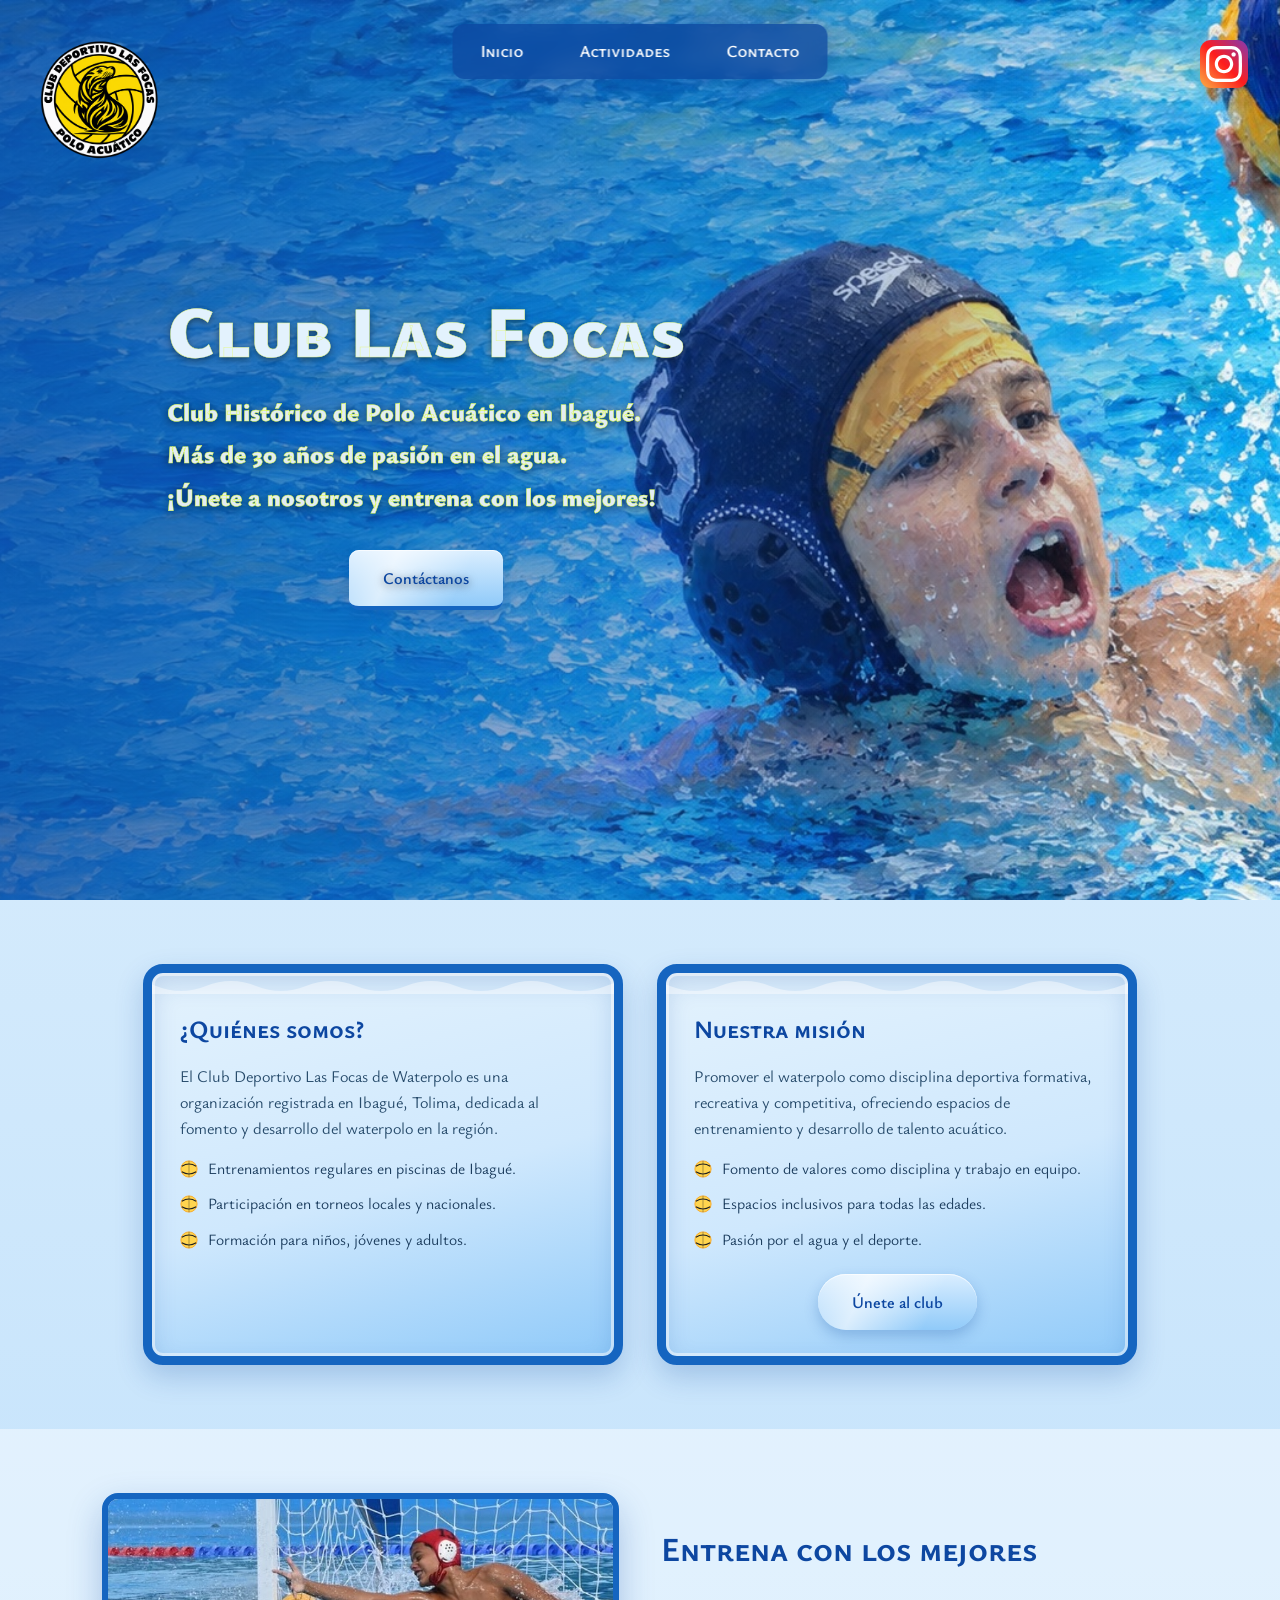
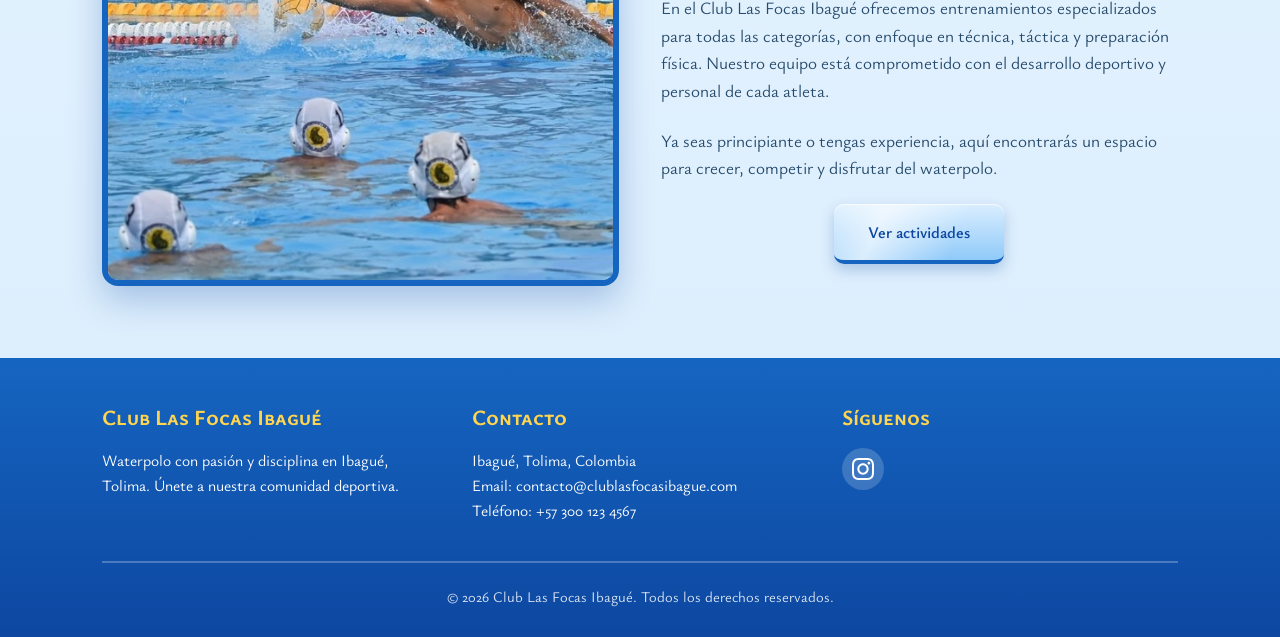
<file: index.html>
<!doctype html>
<html lang="es">
  <head>
    <meta charset="UTF-8" />
    <meta name="viewport" content="width=device-width, initial-scale=1.0" />
    <meta
      name="description"
      content="Club Las Focas Ibagué - Club de Waterpolo en Ibagué, Tolima. Entrenamientos, torneos y formación deportiva."
    />
    <title>Club Las Focas Ibagué - Waterpolo</title>

    <!-- Google Fonts: Ysabeau SC y Ysabeau -->
    <link rel="preconnect" href="https://fonts.googleapis.com" />
    <link rel="preconnect" href="https://fonts.gstatic.com" crossorigin />
    <link
      href="https://fonts.googleapis.com/css2?family=Ysabeau+SC:wght@400;700&family=Ysabeau:ital,wght@0,300;0,400;0,600;0,700;1,400&display=swap"
      rel="stylesheet"
    />

    <link rel="stylesheet" href="styles.css" />
  </head>
  <body>
    <!-- Navegación superior - Solo 3 botones -->
    <nav class="navbar">
      <ul class="navbar__menu">
        <li class="navbar__item">
          <a href="index.html" class="navbar__link">Inicio</a>
        </li>
        <li class="navbar__item">
          <a href="actividades.html" class="navbar__link">Actividades</a>
        </li>
        <li class="navbar__item">
          <a href="contacto.html" class="navbar__link">Contacto</a>
        </li>
      </ul>
    </nav>

    <!-- Hero Section -->
    <header class="hero hero--inicio">
      <!-- Logo arriba a la derecha -->
      <div class="hero__logo">
        <img
          src="img/logo.png"
          alt="Logo Club LasFocas Ibagué"
          width="120px"
          height="120px"
          onerror="this.style.display = 'none'"
        />
      </div>

      <!-- Icono Instagram debajo del logo -->
      <a
        href="https://www.instagram.com/clubfocasibague/"
        target="_blank"
        rel="noopener"
        class="hero__instagram"
        aria-label="Instagram Club Focas Ibagué"
      >
        <svg
          xmlns="http://www.w3.org/2000/svg"
          viewBox="0 0 24 24"
          width="48"
          height="48"
        >
          <defs>
            <!-- Degradado oficial de Instagram -->
            <linearGradient
              id="ig-gradient-bg"
              x1="100%"
              y1="0%"
              x2="0%"
              y2="100%"
            >
              <stop offset="0%" stop-color="#833AB4" />
              <stop offset="50%" stop-color="#FD1D1D" />
              <stop offset="100%" stop-color="#FCB045" />
            </linearGradient>
          </defs>

          <!-- Fondo de la app redondeado -->
          <rect width="24" height="24" rx="5.5" fill="url(#ig-gradient-bg)" />

          <!-- Logo centrado en blanco -->
          <g transform="translate(3, 3) scale(0.75)">
            <path
              fill="#FFFFFF"
              d="M12 2.163c3.204 0 3.584.012 4.85.07 3.252.148 4.771 1.691 4.919 4.919.058 1.265.069 1.645.069 4.849 0 3.205-.012 3.584-.069 4.849-.149 3.225-1.664 4.771-4.919 4.919-1.266.058-1.644.07-4.85.07-3.204 0-3.584-.012-4.849-.07-3.26-.149-4.771-1.699-4.919-4.92-.058-1.265-.07-1.644-.07-4.849 0-3.204.013-3.583.07-4.849.149-3.227 1.664-4.771 4.919-4.919 1.266-.057 1.645-.069 4.849-.069zm0-2.163c-3.259 0-3.667.014-4.947.072-4.358.2-6.78 2.618-6.98 6.98-.059 1.281-.073 1.689-.073 4.948 0 3.259.014 3.668.072 4.948.2 4.358 2.618 6.78 6.98 6.98 1.281.058 1.689.072 4.948.072 3.259 0 3.668-.014 4.948-.072 4.354-.2 6.782-2.618 6.979-6.98.059-1.28.073-1.689.073-4.948 0-3.259-.014-3.667-.072-4.947-.196-4.354-2.617-6.78-6.979-6.98-1.281-.059-1.69-.073-4.949-.073zm0 5.838c-3.403 0-6.162 2.759-6.162 6.162s2.759 6.163 6.162 6.163 6.162-2.759 6.162-6.163c0-3.403-2.759-6.162-6.162-6.162zm0 10.162c-2.209 0-4-1.79-4-4 0-2.209 1.791-4 4-4s4 1.791 4 4c0 2.21-1.791 4-4 4zm6.406-11.845c-.796 0-1.441.645-1.441 1.44s.645 1.44 1.441 1.44c.795 0 1.439-.645 1.439-1.44s-.644-1.44-1.439-1.44z"
            />
          </g>
        </svg>
      </a>

      <div class="hero__content">
        <h1 class="hero__title">Club Las Focas</h1>
        <p class="hero__subtitle">
          Club Histórico de Polo Acuático en Ibagué.<br />
          Más de 30 años de pasión en el agua.<br />
          ¡Únete a nosotros y entrena con los mejores!
        </p>
        <div class="wp-buttons">
          <a href="contacto.html" class="wp-btn wp-btn--tile">Contáctanos</a>
        </div>
      </div>
    </header>

    <!-- Sección de tarjetas -->
    <section class="section-cards">
      <div class="wp-card">
        <span class="wp-card__glare" aria-hidden="true"></span>
        <h3 class="wp-card__title">¿Quiénes somos?</h3>
        <p class="wp-card__text">
          El Club Deportivo Las Focas de Waterpolo es una organización
          registrada en Ibagué, Tolima, dedicada al fomento y desarrollo del
          waterpolo en la región.
        </p>
        <ul class="wp-list">
          <li>
            <svg
              class="wp-ball"
              viewBox="0 0 20 20"
              width="18"
              height="18"
              aria-hidden="true"
            >
              <circle
                cx="10"
                cy="10"
                r="9"
                fill="#ffd54f"
                stroke="#f9a825"
                stroke-width="1"
              />
              <path
                d="M2 7 Q10 2 18 7"
                fill="none"
                stroke="#212121"
                stroke-width="1.2"
              />
              <path
                d="M2 13 Q10 18 18 13"
                fill="none"
                stroke="#212121"
                stroke-width="1.2"
              />
              <path
                d="M10 1 L10 19"
                stroke="#212121"
                stroke-width="1"
                opacity="0.4"
              />
            </svg>
            Entrenamientos regulares en piscinas de Ibagué.
          </li>
          <li>
            <svg
              class="wp-ball"
              viewBox="0 0 20 20"
              width="18"
              height="18"
              aria-hidden="true"
            >
              <circle
                cx="10"
                cy="10"
                r="9"
                fill="#ffd54f"
                stroke="#f9a825"
                stroke-width="1"
              />
              <path
                d="M2 7 Q10 2 18 7"
                fill="none"
                stroke="#212121"
                stroke-width="1.2"
              />
              <path
                d="M2 13 Q10 18 18 13"
                fill="none"
                stroke="#212121"
                stroke-width="1.2"
              />
              <path
                d="M10 1 L10 19"
                stroke="#212121"
                stroke-width="1"
                opacity="0.4"
              />
            </svg>
            Participación en torneos locales y nacionales.
          </li>
          <li>
            <svg
              class="wp-ball"
              viewBox="0 0 20 20"
              width="18"
              height="18"
              aria-hidden="true"
            >
              <circle
                cx="10"
                cy="10"
                r="9"
                fill="#ffd54f"
                stroke="#f9a825"
                stroke-width="1"
              />
              <path
                d="M2 7 Q10 2 18 7"
                fill="none"
                stroke="#212121"
                stroke-width="1.2"
              />
              <path
                d="M2 13 Q10 18 18 13"
                fill="none"
                stroke="#212121"
                stroke-width="1.2"
              />
              <path
                d="M10 1 L10 19"
                stroke="#212121"
                stroke-width="1"
                opacity="0.4"
              />
            </svg>
            Formación para niños, jóvenes y adultos.
          </li>
        </ul>
      </div>

      <div class="wp-card">
        <span class="wp-card__glare" aria-hidden="true"></span>
        <h3 class="wp-card__title">Nuestra misión</h3>
        <p class="wp-card__text">
          Promover el waterpolo como disciplina deportiva formativa, recreativa
          y competitiva, ofreciendo espacios de entrenamiento y desarrollo de
          talento acuático.
        </p>
        <ul class="wp-list">
          <li>
            <svg
              class="wp-ball"
              viewBox="0 0 20 20"
              width="18"
              height="18"
              aria-hidden="true"
            >
              <circle
                cx="10"
                cy="10"
                r="9"
                fill="#ffd54f"
                stroke="#f9a825"
                stroke-width="1"
              />
              <path
                d="M2 7 Q10 2 18 7"
                fill="none"
                stroke="#212121"
                stroke-width="1.2"
              />
              <path
                d="M2 13 Q10 18 18 13"
                fill="none"
                stroke="#212121"
                stroke-width="1.2"
              />
              <path
                d="M10 1 L10 19"
                stroke="#212121"
                stroke-width="1"
                opacity="0.4"
              />
            </svg>
            Fomento de valores como disciplina y trabajo en equipo.
          </li>
          <li>
            <svg
              class="wp-ball"
              viewBox="0 0 20 20"
              width="18"
              height="18"
              aria-hidden="true"
            >
              <circle
                cx="10"
                cy="10"
                r="9"
                fill="#ffd54f"
                stroke="#f9a825"
                stroke-width="1"
              />
              <path
                d="M2 7 Q10 2 18 7"
                fill="none"
                stroke="#212121"
                stroke-width="1.2"
              />
              <path
                d="M2 13 Q10 18 18 13"
                fill="none"
                stroke="#212121"
                stroke-width="1.2"
              />
              <path
                d="M10 1 L10 19"
                stroke="#212121"
                stroke-width="1"
                opacity="0.4"
              />
            </svg>
            Espacios inclusivos para todas las edades.
          </li>
          <li>
            <svg
              class="wp-ball"
              viewBox="0 0 20 20"
              width="18"
              height="18"
              aria-hidden="true"
            >
              <circle
                cx="10"
                cy="10"
                r="9"
                fill="#ffd54f"
                stroke="#f9a825"
                stroke-width="1"
              />
              <path
                d="M2 7 Q10 2 18 7"
                fill="none"
                stroke="#212121"
                stroke-width="1.2"
              />
              <path
                d="M2 13 Q10 18 18 13"
                fill="none"
                stroke="#212121"
                stroke-width="1.2"
              />
              <path
                d="M10 1 L10 19"
                stroke="#212121"
                stroke-width="1"
                opacity="0.4"
              />
            </svg>
            Pasión por el agua y el deporte.
          </li>
        </ul>
        <div class="wp-buttons">
          <a href="contacto.html" class="wp-btn wp-btn--pill">Únete al club</a>
        </div>
      </div>
    </section>

    <!-- Sección imagen + texto -->
    <section class="section-image-text">
      <div class="section-image-text__image">
        <img
          src="img/waterpolo_focas2.jpg"
          alt="Jugadores de waterpolo del Club Las Focas Ibagué en entrenamiento"
        />
      </div>
      <div class="section-image-text__content">
        <h2 class="section-image-text__title">Entrena con los mejores</h2>
        <p class="section-image-text__text">
          En el Club Las Focas Ibagué ofrecemos entrenamientos especializados
          para todas las categorías, con enfoque en técnica, táctica y
          preparación física. Nuestro equipo está comprometido con el desarrollo
          deportivo y personal de cada atleta.
        </p>
        <p class="section-image-text__text">
          Ya seas principiante o tengas experiencia, aquí encontrarás un espacio
          para crecer, competir y disfrutar del waterpolo.
        </p>
        <div class="wp-buttons">
          <a href="actividades.html" class="wp-btn wp-btn--tile"
            >Ver actividades</a
          >
        </div>
      </div>
    </section>

    <!-- Footer -->
    <footer class="footer">
      <div class="footer__container">
        <div class="footer__section">
          <h4 class="footer__title">Club Las Focas Ibagué</h4>
          <p class="footer__text">
            Waterpolo con pasión y disciplina en Ibagué, Tolima. Únete a nuestra
            comunidad deportiva.
          </p>
        </div>

        <div class="footer__section">
          <h4 class="footer__title">Contacto</h4>
          <p class="footer__text">
            Ibagué, Tolima, Colombia<br />
            Email: contacto@clublasfocasibague.com<br />
            Teléfono: +57 300 123 4567
          </p>
        </div>

        <div class="footer__section">
          <h4 class="footer__title">Síguenos</h4>
          <div class="footer__social">
            <a
              href="https://www.instagram.com/clubfocasibague/"
              target="_blank"
              rel="noopener"
              aria-label="Instagram"
            >
              <svg viewBox="0 0 24 24" xmlns="http://www.w3.org/2000/svg">
                <path
                  d="M12 2.163c3.204 0 3.584.012 4.85.07 3.252.148 4.771 1.691 4.919 4.919.058 1.265.069 1.645.069 4.849 0 3.205-.012 3.584-.069 4.849-.149 3.225-1.664 4.771-4.919 4.919-1.266.058-1.644.07-4.85.07-3.204 0-3.584-.012-4.849-.07-3.26-.149-4.771-1.699-4.919-4.92-.058-1.265-.07-1.644-.07-4.849 0-3.204.013-3.583.07-4.849.149-3.227 1.664-4.771 4.919-4.919 1.266-.057 1.645-.069 4.849-.069zm0-2.163c-3.259 0-3.667.014-4.947.072-4.358.2-6.78 2.618-6.98 6.98-.059 1.281-.073 1.689-.073 4.948 0 3.259.014 3.668.072 4.948.2 4.358 2.618 6.78 6.98 6.98 1.281.058 1.689.072 4.948.072 3.259 0 3.668-.014 4.948-.072 4.354-.2 6.782-2.618 6.979-6.98.059-1.28.073-1.689.073-4.948 0-3.259-.014-3.667-.072-4.947-.196-4.354-2.617-6.78-6.979-6.98-1.281-.059-1.69-.073-4.949-.073zm0 5.838c-3.403 0-6.162 2.759-6.162 6.162s2.759 6.163 6.162 6.163 6.162-2.759 6.162-6.163c0-3.403-2.759-6.162-6.162-6.162zm0 10.162c-2.209 0-4-1.79-4-4 0-2.209 1.791-4 4-4s4 1.791 4 4c0 2.21-1.791 4-4 4zm6.406-11.845c-.796 0-1.441.645-1.441 1.44s.645 1.44 1.441 1.44c.795 0 1.439-.645 1.439-1.44s-.644-1.44-1.439-1.44z"
                />
              </svg>
            </a>
          </div>
        </div>
      </div>

      <div class="footer__bottom">
        <p>&copy; 2026 Club Las Focas Ibagué. Todos los derechos reservados.</p>
      </div>
    </footer>
  </body>
</html>
</file>
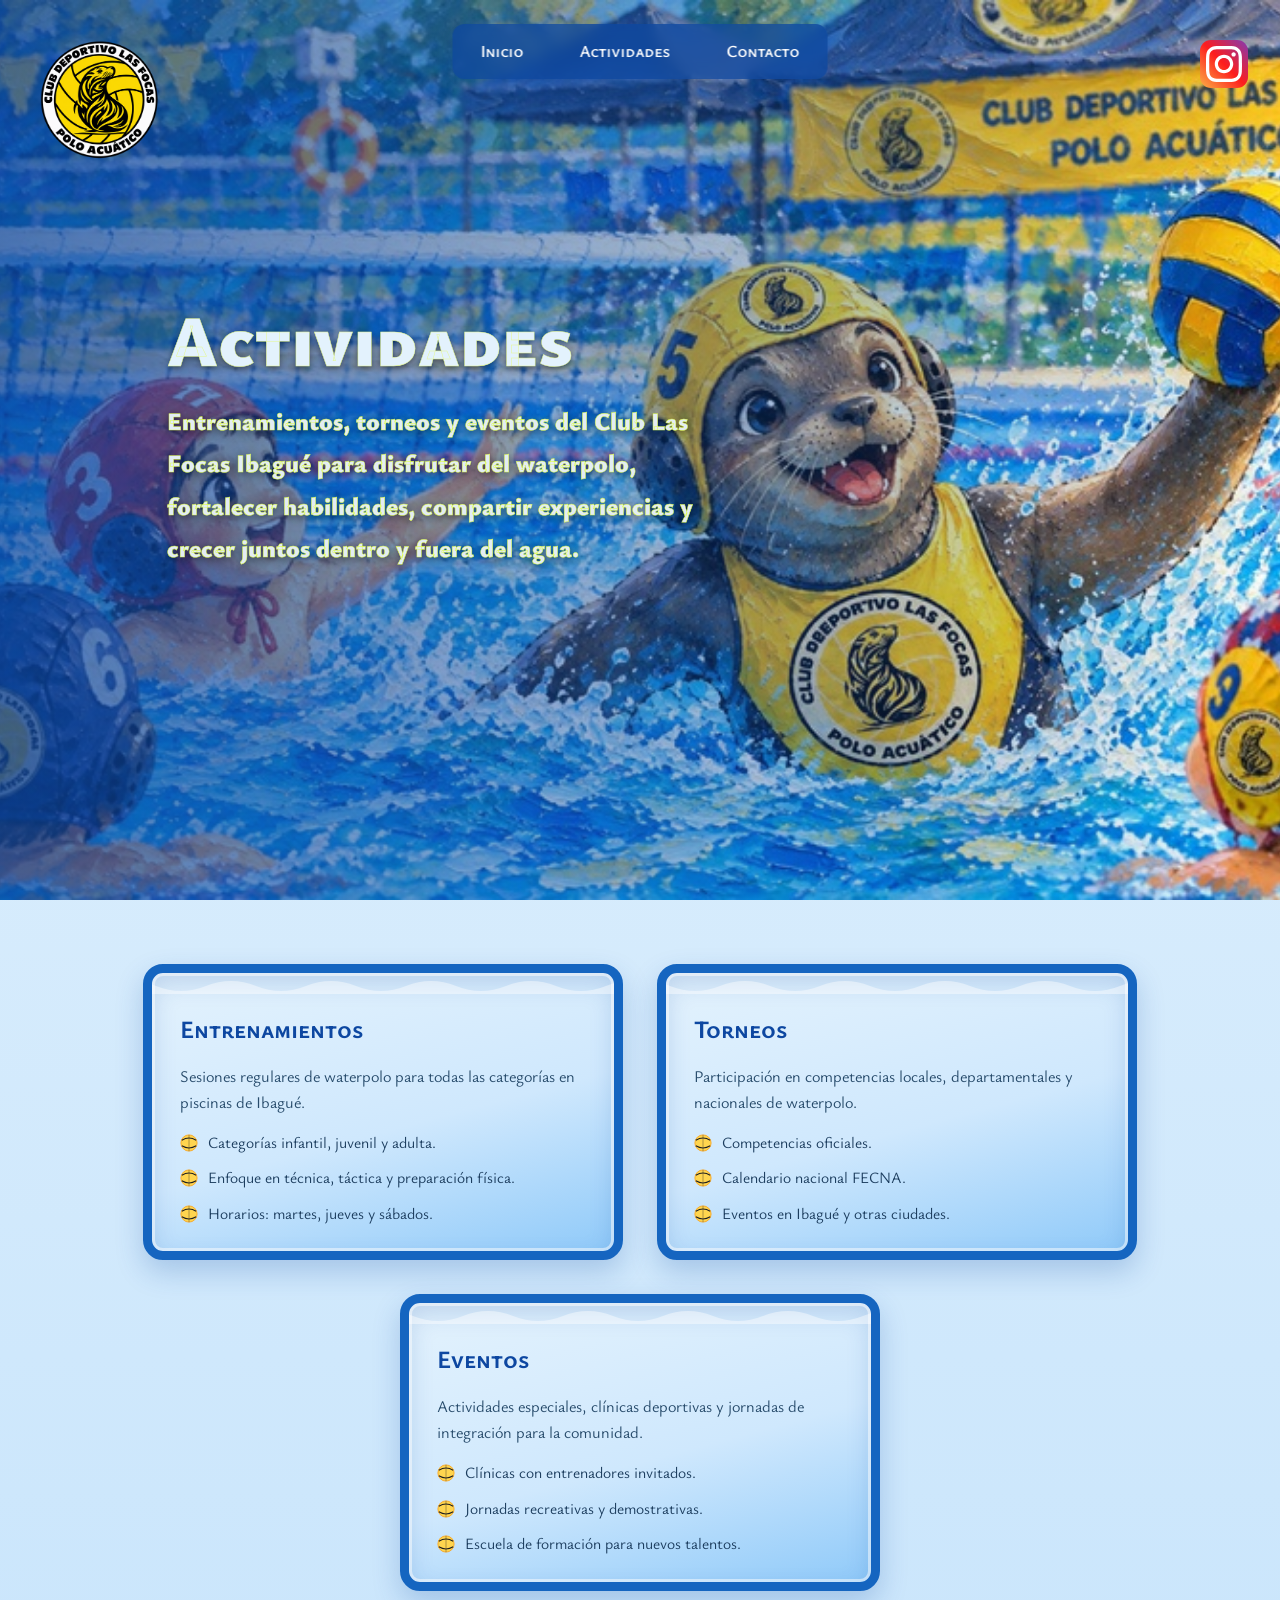
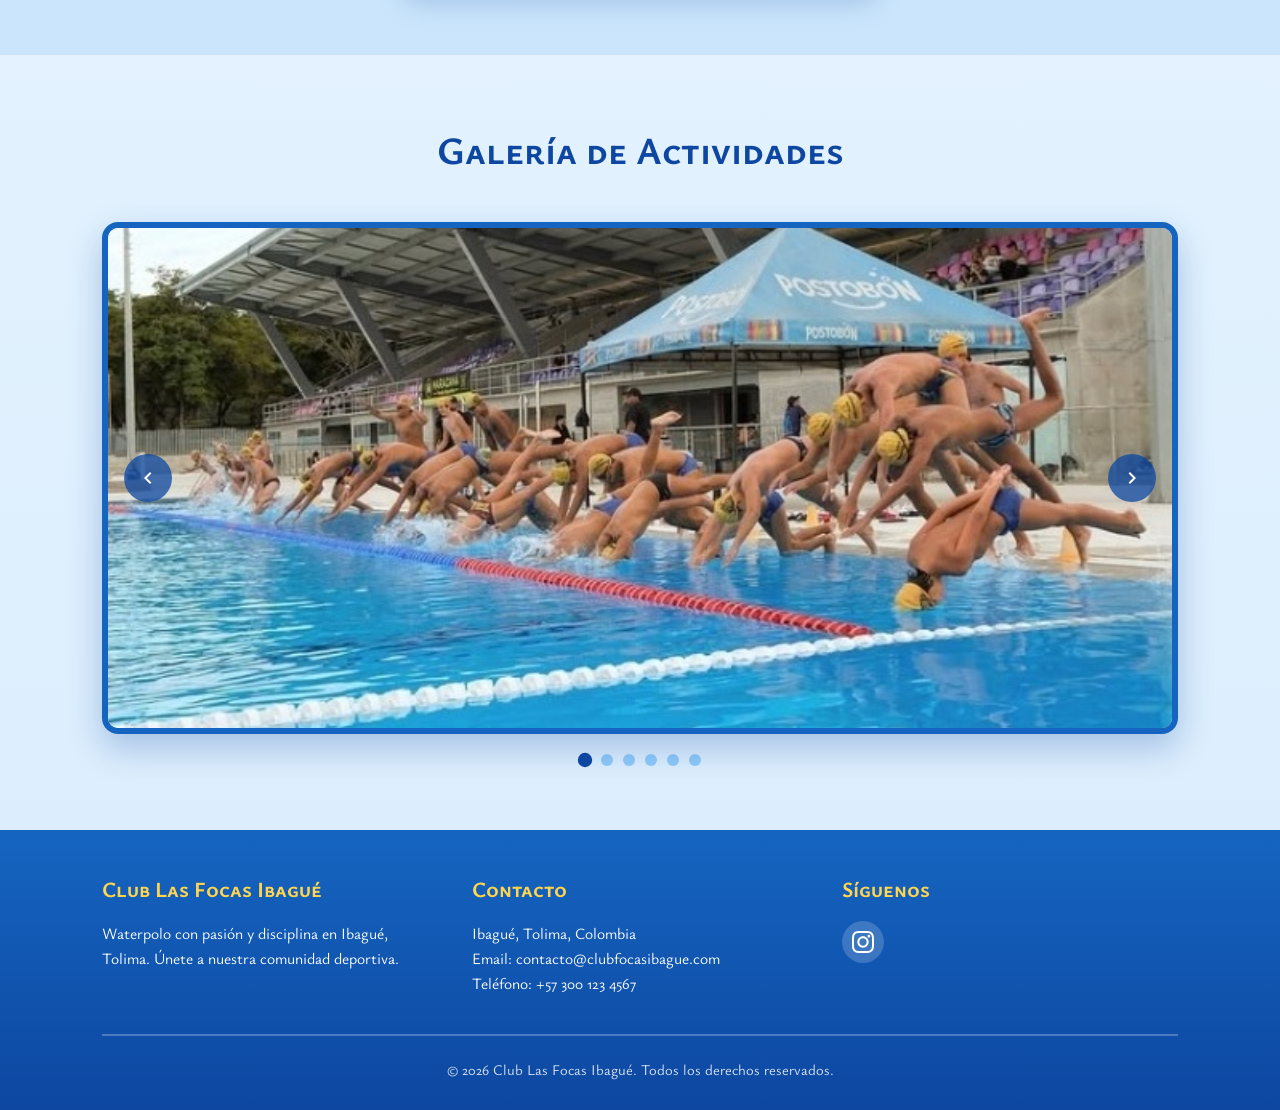
<file: actividades.html>
<!doctype html>
<html lang="es">
  <head>
    <meta charset="UTF-8" />
    <meta name="viewport" content="width=device-width, initial-scale=1.0" />
    <meta
      name="description"
      content="Actividades del Club Focas Ibagué - Entrenamientos, torneos y eventos de waterpolo."
    />
    <title>Actividades - Club Focas Ibagué</title>

    <!-- Google Fonts: Ysabeau SC y Ysabeau -->
    <link rel="preconnect" href="https://fonts.googleapis.com" />
    <link rel="preconnect" href="https://fonts.gstatic.com" crossorigin />
    <link
      href="https://fonts.googleapis.com/css2?family=Ysabeau+SC:wght@400;700&family=Ysabeau:ital,wght@0,300;0,400;0,600;0,700;1,400&display=swap"
      rel="stylesheet"
    />

    <link rel="stylesheet" href="styles.css" />
  </head>
  <body>
    <!-- Navegación superior -->
    <nav class="navbar">
      <ul class="navbar__menu">
        <li class="navbar__item">
          <a href="index.html" class="navbar__link">Inicio</a>
        </li>
        <li class="navbar__item">
          <a href="actividades.html" class="navbar__link">Actividades</a>
        </li>
        <li class="navbar__item">
          <a href="contacto.html" class="navbar__link">Contacto</a>
        </li>
      </ul>
    </nav>

    <!-- Hero Section -->
    <header class="hero hero--actividades">
      <!-- Logo arriba a la derecha -->
      <div class="hero__logo">
        <img
          src="img/logo.png"
          alt="Logo Club Focas Ibagué"
          width="120px"
          height="120px"
          onerror="this.style.display = 'none'"
        />
      </div>

      <!-- Icono Instagram debajo del logo -->
      <a
        href="https://www.instagram.com/clubfocasibague/"
        target="_blank"
        rel="noopener"
        class="hero__instagram"
        aria-label="Instagram Club Focas Ibagué"
      >
        <svg
          xmlns="http://www.w3.org/2000/svg"
          viewBox="0 0 24 24"
          width="48"
          height="48"
        >
          <defs>
            <!-- Degradado oficial de Instagram -->
            <linearGradient
              id="ig-gradient-bg"
              x1="100%"
              y1="0%"
              x2="0%"
              y2="100%"
            >
              <stop offset="0%" stop-color="#833AB4" />
              <stop offset="50%" stop-color="#FD1D1D" />
              <stop offset="100%" stop-color="#FCB045" />
            </linearGradient>
          </defs>

          <!-- Fondo de la app redondeado -->
          <rect width="24" height="24" rx="5.5" fill="url(#ig-gradient-bg)" />

          <!-- Logo centrado en blanco -->
          <g transform="translate(3, 3) scale(0.75)">
            <path
              fill="#FFFFFF"
              d="M12 2.163c3.204 0 3.584.012 4.85.07 3.252.148 4.771 1.691 4.919 4.919.058 1.265.069 1.645.069 4.849 0 3.205-.012 3.584-.069 4.849-.149 3.225-1.664 4.771-4.919 4.919-1.266.058-1.644.07-4.85.07-3.204 0-3.584-.012-4.849-.07-3.26-.149-4.771-1.699-4.919-4.92-.058-1.265-.07-1.644-.07-4.849 0-3.204.013-3.583.07-4.849.149-3.227 1.664-4.771 4.919-4.919 1.266-.057 1.645-.069 4.849-.069zm0-2.163c-3.259 0-3.667.014-4.947.072-4.358.2-6.78 2.618-6.98 6.98-.059 1.281-.073 1.689-.073 4.948 0 3.259.014 3.668.072 4.948.2 4.358 2.618 6.78 6.98 6.98 1.281.058 1.689.072 4.948.072 3.259 0 3.668-.014 4.948-.072 4.354-.2 6.782-2.618 6.979-6.98.059-1.28.073-1.689.073-4.948 0-3.259-.014-3.667-.072-4.947-.196-4.354-2.617-6.78-6.979-6.98-1.281-.059-1.69-.073-4.949-.073zm0 5.838c-3.403 0-6.162 2.759-6.162 6.162s2.759 6.163 6.162 6.163 6.162-2.759 6.162-6.163c0-3.403-2.759-6.162-6.162-6.162zm0 10.162c-2.209 0-4-1.79-4-4 0-2.209 1.791-4 4-4s4 1.791 4 4c0 2.21-1.791 4-4 4zm6.406-11.845c-.796 0-1.441.645-1.441 1.44s.645 1.44 1.441 1.44c.795 0 1.439-.645 1.439-1.44s-.644-1.44-1.439-1.44z"
            />
          </g>
        </svg>
      </a>

      <div class="hero__content">
        <h1 class="hero__title">Actividades</h1>
        <p class="hero__subtitle">
          Entrenamientos, torneos y eventos del Club Las Focas Ibagué para
          disfrutar del waterpolo, fortalecer habilidades, compartir
          experiencias y crecer juntos dentro y fuera del agua.
        </p>
      </div>
    </header>

    <!-- Sección de tarjetas -->
    <section class="section-cards">
      <div class="wp-card">
        <span class="wp-card__glare" aria-hidden="true"></span>
        <h3 class="wp-card__title">Entrenamientos</h3>
        <p class="wp-card__text">
          Sesiones regulares de waterpolo para todas las categorías en piscinas
          de Ibagué.
        </p>
        <ul class="wp-list">
          <li>
            <svg
              class="wp-ball"
              viewBox="0 0 20 20"
              width="18"
              height="18"
              aria-hidden="true"
            >
              <circle
                cx="10"
                cy="10"
                r="9"
                fill="#ffd54f"
                stroke="#f9a825"
                stroke-width="1"
              />
              <path
                d="M2 7 Q10 2 18 7"
                fill="none"
                stroke="#212121"
                stroke-width="1.2"
              />
              <path
                d="M2 13 Q10 18 18 13"
                fill="none"
                stroke="#212121"
                stroke-width="1.2"
              />
              <path
                d="M10 1 L10 19"
                stroke="#212121"
                stroke-width="1"
                opacity="0.4"
              />
            </svg>
            Categorías infantil, juvenil y adulta.
          </li>
          <li>
            <svg
              class="wp-ball"
              viewBox="0 0 20 20"
              width="18"
              height="18"
              aria-hidden="true"
            >
              <circle
                cx="10"
                cy="10"
                r="9"
                fill="#ffd54f"
                stroke="#f9a825"
                stroke-width="1"
              />
              <path
                d="M2 7 Q10 2 18 7"
                fill="none"
                stroke="#212121"
                stroke-width="1.2"
              />
              <path
                d="M2 13 Q10 18 18 13"
                fill="none"
                stroke="#212121"
                stroke-width="1.2"
              />
              <path
                d="M10 1 L10 19"
                stroke="#212121"
                stroke-width="1"
                opacity="0.4"
              />
            </svg>
            Enfoque en técnica, táctica y preparación física.
          </li>
          <li>
            <svg
              class="wp-ball"
              viewBox="0 0 20 20"
              width="18"
              height="18"
              aria-hidden="true"
            >
              <circle
                cx="10"
                cy="10"
                r="9"
                fill="#ffd54f"
                stroke="#f9a825"
                stroke-width="1"
              />
              <path
                d="M2 7 Q10 2 18 7"
                fill="none"
                stroke="#212121"
                stroke-width="1.2"
              />
              <path
                d="M2 13 Q10 18 18 13"
                fill="none"
                stroke="#212121"
                stroke-width="1.2"
              />
              <path
                d="M10 1 L10 19"
                stroke="#212121"
                stroke-width="1"
                opacity="0.4"
              />
            </svg>
            Horarios: martes, jueves y sábados.
          </li>
        </ul>
      </div>

      <div class="wp-card">
        <span class="wp-card__glare" aria-hidden="true"></span>
        <h3 class="wp-card__title">Torneos</h3>
        <p class="wp-card__text">
          Participación en competencias locales, departamentales y nacionales de
          waterpolo.
        </p>
        <ul class="wp-list">
          <li>
            <svg
              class="wp-ball"
              viewBox="0 0 20 20"
              width="18"
              height="18"
              aria-hidden="true"
            >
              <circle
                cx="10"
                cy="10"
                r="9"
                fill="#ffd54f"
                stroke="#f9a825"
                stroke-width="1"
              />
              <path
                d="M2 7 Q10 2 18 7"
                fill="none"
                stroke="#212121"
                stroke-width="1.2"
              />
              <path
                d="M2 13 Q10 18 18 13"
                fill="none"
                stroke="#212121"
                stroke-width="1.2"
              />
              <path
                d="M10 1 L10 19"
                stroke="#212121"
                stroke-width="1"
                opacity="0.4"
              />
            </svg>
            Competencias oficiales.
          </li>

          <li>
            <svg
              class="wp-ball"
              viewBox="0 0 20 20"
              width="18"
              height="18"
              aria-hidden="true"
            >
              <circle
                cx="10"
                cy="10"
                r="9"
                fill="#ffd54f"
                stroke="#f9a825"
                stroke-width="1"
              />
              <path
                d="M2 7 Q10 2 18 7"
                fill="none"
                stroke="#212121"
                stroke-width="1.2"
              />
              <path
                d="M2 13 Q10 18 18 13"
                fill="none"
                stroke="#212121"
                stroke-width="1.2"
              />
              <path
                d="M10 1 L10 19"
                stroke="#212121"
                stroke-width="1"
                opacity="0.4"
              />
            </svg>
            Calendario nacional FECNA.
          </li>
          <li>
            <svg
              class="wp-ball"
              viewBox="0 0 20 20"
              width="18"
              height="18"
              aria-hidden="true"
            >
              <circle
                cx="10"
                cy="10"
                r="9"
                fill="#ffd54f"
                stroke="#f9a825"
                stroke-width="1"
              />
              <path
                d="M2 7 Q10 2 18 7"
                fill="none"
                stroke="#212121"
                stroke-width="1.2"
              />
              <path
                d="M2 13 Q10 18 18 13"
                fill="none"
                stroke="#212121"
                stroke-width="1.2"
              />
              <path
                d="M10 1 L10 19"
                stroke="#212121"
                stroke-width="1"
                opacity="0.4"
              />
            </svg>
            Eventos en Ibagué y otras ciudades.
          </li>
        </ul>
      </div>

      <div class="wp-card">
        <span class="wp-card__glare" aria-hidden="true"></span>
        <h3 class="wp-card__title">Eventos</h3>
        <p class="wp-card__text">
          Actividades especiales, clínicas deportivas y jornadas de integración
          para la comunidad.
        </p>
        <ul class="wp-list">
          <li>
            <svg
              class="wp-ball"
              viewBox="0 0 20 20"
              width="18"
              height="18"
              aria-hidden="true"
            >
              <circle
                cx="10"
                cy="10"
                r="9"
                fill="#ffd54f"
                stroke="#f9a825"
                stroke-width="1"
              />
              <path
                d="M2 7 Q10 2 18 7"
                fill="none"
                stroke="#212121"
                stroke-width="1.2"
              />
              <path
                d="M2 13 Q10 18 18 13"
                fill="none"
                stroke="#212121"
                stroke-width="1.2"
              />
              <path
                d="M10 1 L10 19"
                stroke="#212121"
                stroke-width="1"
                opacity="0.4"
              />
            </svg>
            Clínicas con entrenadores invitados.
          </li>
          <li>
            <svg
              class="wp-ball"
              viewBox="0 0 20 20"
              width="18"
              height="18"
              aria-hidden="true"
            >
              <circle
                cx="10"
                cy="10"
                r="9"
                fill="#ffd54f"
                stroke="#f9a825"
                stroke-width="1"
              />
              <path
                d="M2 7 Q10 2 18 7"
                fill="none"
                stroke="#212121"
                stroke-width="1.2"
              />
              <path
                d="M2 13 Q10 18 18 13"
                fill="none"
                stroke="#212121"
                stroke-width="1.2"
              />
              <path
                d="M10 1 L10 19"
                stroke="#212121"
                stroke-width="1"
                opacity="0.4"
              />
            </svg>
            Jornadas recreativas y demostrativas.
          </li>
          <li>
            <svg
              class="wp-ball"
              viewBox="0 0 20 20"
              width="18"
              height="18"
              aria-hidden="true"
            >
              <circle
                cx="10"
                cy="10"
                r="9"
                fill="#ffd54f"
                stroke="#f9a825"
                stroke-width="1"
              />
              <path
                d="M2 7 Q10 2 18 7"
                fill="none"
                stroke="#212121"
                stroke-width="1.2"
              />
              <path
                d="M2 13 Q10 18 18 13"
                fill="none"
                stroke="#212121"
                stroke-width="1.2"
              />
              <path
                d="M10 1 L10 19"
                stroke="#212121"
                stroke-width="1"
                opacity="0.4"
              />
            </svg>
            Escuela de formación para nuevos talentos.
          </li>
        </ul>
      </div>
    </section>

    <!-- Slider de fotos -->
    <section class="slider-section">
      <h2 class="slider-section__title">Galería de Actividades</h2>

      <div class="slider-container">
        <button class="slider__btn slider__btn--prev" aria-label="Anterior">
          <svg viewBox="0 0 24 24" xmlns="http://www.w3.org/2000/svg">
            <path d="M15.41 7.41L14 6l-6 6 6 6 1.41-1.41L10.83 12z" />
          </svg>
        </button>

        <div class="slider">
          <div class="slider__slide">
            <img
              src="img/actividades/foto1.jpg"
              alt="Actividad 1 - Club Focas Ibagué"
            />
          </div>
          <div class="slider__slide">
            <img
              src="img/actividades/foto2.jpg"
              alt="Actividad 2 - Club Focas Ibagué"
            />
          </div>
          <div class="slider__slide">
            <img
              src="img/actividades/foto3.jpg"
              alt="Actividad 3 - Club Focas Ibagué"
            />
          </div>
          <div class="slider__slide">
            <img
              src="img/actividades/foto4.jpg"
              alt="Actividad 4 - Club Focas Ibagué"
            />
          </div>
          <div class="slider__slide">
            <img
              src="img/actividades/foto5.jpg"
              alt="Actividad 5 - Club Focas Ibagué"
            />
          </div>
          <div class="slider__slide">
            <img
              src="img/actividades/foto6.jpg"
              alt="Actividad 6 - Club Focas Ibagué"
            />
          </div>
        </div>

        <button class="slider__btn slider__btn--next" aria-label="Siguiente">
          <svg viewBox="0 0 24 24" xmlns="http://www.w3.org/2000/svg">
            <path d="M8.59 16.59L10 18l6-6-6-6-1.41 1.41L13.17 12z" />
          </svg>
        </button>
      </div>

      <div class="slider__dots">
        <button
          class="slider__dot active"
          data-slide="0"
          aria-label="Ir a foto 1"
        ></button>
        <button
          class="slider__dot"
          data-slide="1"
          aria-label="Ir a foto 2"
        ></button>
        <button
          class="slider__dot"
          data-slide="2"
          aria-label="Ir a foto 3"
        ></button>
        <button
          class="slider__dot"
          data-slide="3"
          aria-label="Ir a foto 4"
        ></button>
        <button
          class="slider__dot"
          data-slide="4"
          aria-label="Ir a foto 5"
        ></button>
        <button
          class="slider__dot"
          data-slide="5"
          aria-label="Ir a foto 6"
        ></button>
      </div>
    </section>

    <!-- Footer -->
    <footer class="footer">
      <div class="footer__container">
        <div class="footer__section">
          <h4 class="footer__title">Club Las Focas Ibagué</h4>
          <p class="footer__text">
            Waterpolo con pasión y disciplina en Ibagué, Tolima. Únete a nuestra
            comunidad deportiva.
          </p>
        </div>

        <div class="footer__section">
          <h4 class="footer__title">Contacto</h4>
          <p class="footer__text">
            Ibagué, Tolima, Colombia<br />
            Email: contacto@clubfocasibague.com<br />
            Teléfono: +57 300 123 4567
          </p>
        </div>

        <div class="footer__section">
          <h4 class="footer__title">Síguenos</h4>
          <div class="footer__social">
            <a
              href="https://www.instagram.com/clubfocasibague/"
              target="_blank"
              rel="noopener"
              aria-label="Instagram"
            >
              <svg viewBox="0 0 24 24" xmlns="http://www.w3.org/2000/svg">
                <path
                  d="M12 2.163c3.204 0 3.584.012 4.85.07 3.252.148 4.771 1.691 4.919 4.919.058 1.265.069 1.645.069 4.849 0 3.205-.012 3.584-.069 4.849-.149 3.225-1.664 4.771-4.919 4.919-1.266.058-1.644.07-4.85.07-3.204 0-3.584-.012-4.849-.07-3.26-.149-4.771-1.699-4.919-4.92-.058-1.265-.07-1.644-.07-4.849 0-3.204.013-3.583.07-4.849.149-3.227 1.664-4.771 4.919-4.919 1.266-.057 1.645-.069 4.849-.069zm0-2.163c-3.259 0-3.667.014-4.947.072-4.358.2-6.78 2.618-6.98 6.98-.059 1.281-.073 1.689-.073 4.948 0 3.259.014 3.668.072 4.948.2 4.358 2.618 6.78 6.98 6.98 1.281.058 1.689.072 4.948.072 3.259 0 3.668-.014 4.948-.072 4.354-.2 6.782-2.618 6.979-6.98.059-1.28.073-1.689.073-4.948 0-3.259-.014-3.667-.072-4.947-.196-4.354-2.617-6.78-6.979-6.98-1.281-.059-1.69-.073-4.949-.073zm0 5.838c-3.403 0-6.162 2.759-6.162 6.162s2.759 6.163 6.162 6.163 6.162-2.759 6.162-6.163c0-3.403-2.759-6.162-6.162-6.162zm0 10.162c-2.209 0-4-1.79-4-4 0-2.209 1.791-4 4-4s4 1.791 4 4c0 2.21-1.791 4-4 4zm6.406-11.845c-.796 0-1.441.645-1.441 1.44s.645 1.44 1.441 1.44c.795 0 1.439-.645 1.439-1.44s-.644-1.44-1.439-1.44z"
                />
              </svg>
            </a>
          </div>
        </div>
      </div>

      <div class="footer__bottom">
        <p>&copy; 2026 Club Las Focas Ibagué. Todos los derechos reservados.</p>
      </div>
    </footer>

    <!-- JavaScript para el slider -->
    <script>
      const slider = document.querySelector(".slider");
      const slides = document.querySelectorAll(".slider__slide");
      const prevBtn = document.querySelector(".slider__btn--prev");
      const nextBtn = document.querySelector(".slider__btn--next");
      const dots = document.querySelectorAll(".slider__dot");

      let currentSlide = 0;
      const totalSlides = slides.length;

      function updateSlider() {
        slider.style.transform = `translateX(-${currentSlide * 100}%)`;

        // Actualizar dots
        dots.forEach((dot, index) => {
          dot.classList.toggle("active", index === currentSlide);
        });
      }

      function nextSlide() {
        currentSlide = (currentSlide + 1) % totalSlides;
        updateSlider();
      }

      function prevSlide() {
        currentSlide = (currentSlide - 1 + totalSlides) % totalSlides;
        updateSlider();
      }

      function goToSlide(index) {
        currentSlide = index;
        updateSlider();
      }

      // Event listeners
      nextBtn.addEventListener("click", nextSlide);
      prevBtn.addEventListener("click", prevSlide);

      dots.forEach((dot, index) => {
        dot.addEventListener("click", () => goToSlide(index));
      });

      // Auto-play (opcional, cambia cada 5 segundos)
      setInterval(nextSlide, 5000);
    </script>
  </body>
</html>
</file>
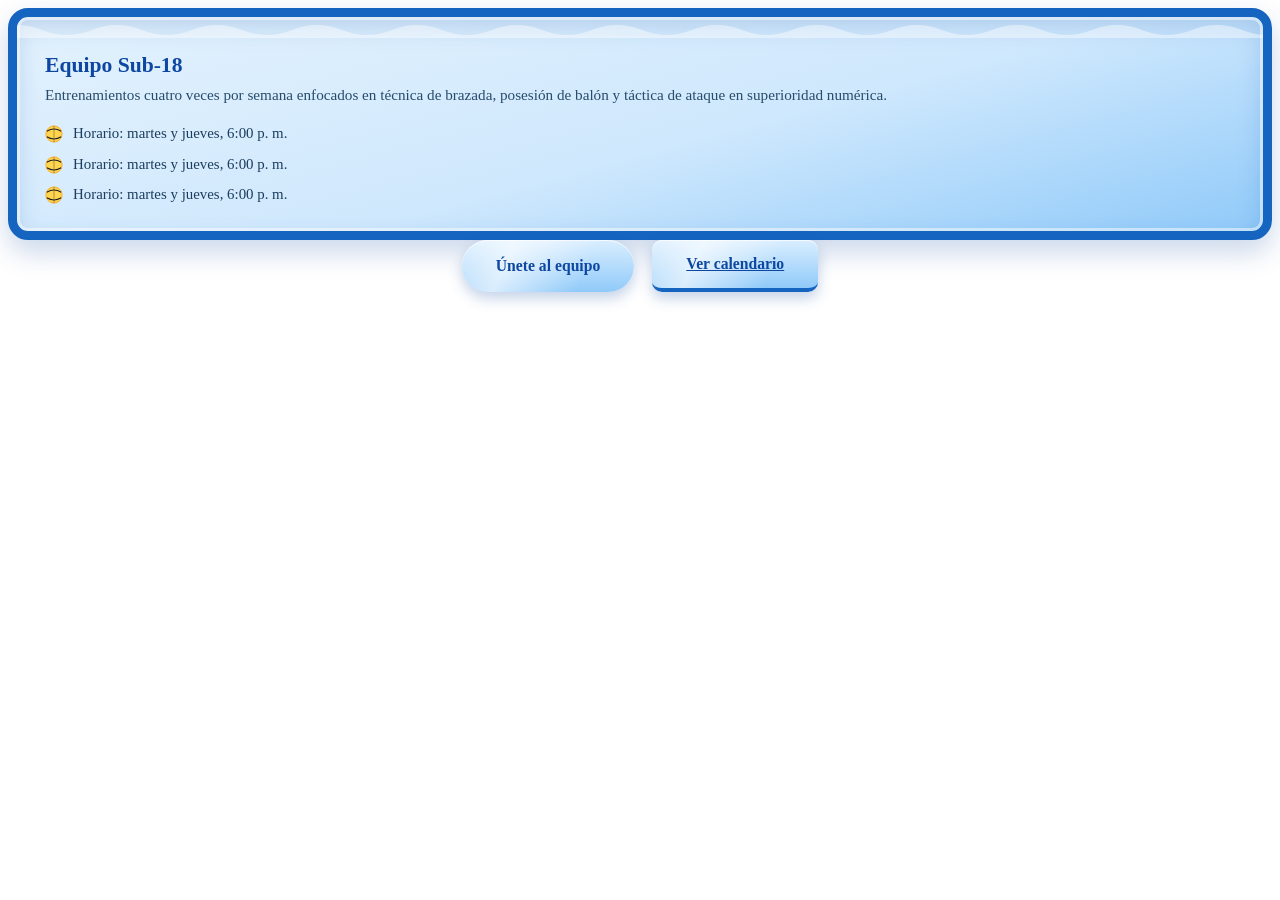
<file: botones.html>
<!doctype html>
<html lang="en">
  <head>
    <meta charset="UTF-8" />
    <meta name="viewport" content="width=device-width, initial-scale=1.0" />
    <title>Document</title>
    <style>
      :root {
        --azul-profundo: #0d47a1;
        --azul-medio: #1565c0;
        --azul-agua: #29b6f6;
        --azul-claro: #90caf9;
        --azul-palido: #e3f2fd;
      }

      .wp-card {
        position: relative;
        border-radius: 20px;
        padding: 30px 28px 26px;
        overflow: hidden;
        background: linear-gradient(
          165deg,
          var(--azul-palido) 0%,
          #cfe8fd 55%,
          var(--azul-claro) 100%
        );
        border: 9px solid var(--azul-medio);
        box-shadow:
          inset 0 0 0 3px rgba(255, 255, 255, 0.5),
          inset 0 10px 25px rgba(13, 71, 161, 0.18),
          0 12px 28px rgba(13, 71, 161, 0.22);
           transition: transform .35s ease, border-color .35s ease, box-shadow .35s ease;
      }
.wp-card:hover {
  transform: translateY(-6px);
  border-color: var(--azul-agua);
  box-shadow:
    inset 0 0 0 3px rgba(255,255,255,.65),
    inset 0 10px 25px rgba(13,71,161,.22),
    0 20px 36px rgba(13,71,161,.32);
}
.wp-card::before { transition: background-position 1.2s ease; }
.wp-card:hover::before { background-position: 120px 0; }
      .wp-card::before {
        content: "";
        position: absolute;
        top: 0;
        left: -10%;
        width: 120%;
        height: 22px;
        background-image: url("data:image/svg+xml,%3Csvg xmlns='http://www.w3.org/2000/svg' viewBox='0 0 200 20'%3E%3Cpath d='M0 12 Q25 2 50 12 T100 12 T150 12 T200 12 V20 H0 Z' fill='%23ffffff' fill-opacity='0.55'/%3E%3C/svg%3E");
        background-size: 200px 22px;
        background-repeat: repeat-x;
        opacity: 0.8;
      }

      .wp-card__title {
        margin: 6px 0 6px;
        font-size: 1.35rem;
        color: var(--azul-profundo);
        font-weight: 700;
      }
      .wp-card__text {
        margin: 0 0 16px;
        color: #274b6b;
        font-size: 0.95rem;
        line-height: 1.5;
      }

      .wp-list {
        list-style: none;
        margin: 0;
        padding: 0;
        display: flex;
        flex-direction: column;
        gap: 10px;
      }
      .wp-list li {
        display: flex;
        align-items: flex-start;
        gap: 10px;
        color: #1c3d5e;
        font-size: 0.93rem;
        line-height: 1.4;
      }
      .wp-list .wp-ball {
        flex: none;
        margin-top: 2px;
      }

      .wp-buttons {
        display: flex;
        gap: 18px;
        flex-wrap: wrap;
        justify-content: center;
      }

      .wp-btn {
        position: relative;
        isolation: isolate;
        overflow: hidden;
        border: none;
        cursor: pointer;
        font-family: inherit;
        font-weight: 600;
        font-size: 0.98rem;
        color: var(--azul-profundo);
        padding: 15px 34px;
        background: linear-gradient(180deg, #daeeff 0%, var(--azul-claro) 100%);
        box-shadow:
          0 6px 14px rgba(13, 71, 161, 0.25),
          inset 0 1px 0 rgba(255, 255, 255, 0.7);
        transition:
          transform 0.2s ease,
          color 0.3s ease,
          box-shadow 0.2s ease;
      }

      .wp-btn:active {
        transform: translateY(1px);
      }

      .wp-btn--pill {
        border-radius: 999px;
      }
      .wp-btn--tile {
        border-radius: 10px;
        border-bottom: 4px solid var(--azul-medio);
      }

      .wp-btn::after {
        content: "";
        position: absolute;
        inset: 0;
        z-index: -1;
        background-color: var(--azul-agua);
        background-image: url("data:image/svg+xml,%3Csvg xmlns='http://www.w3.org/2000/svg' viewBox='0 0 200 20'%3E%3Cpath d='M0 10 Q25 0 50 10 T100 10 T150 10 T200 10 V20 H0 Z' fill='%23e3f6ff' fill-opacity='0.9'/%3E%3C/svg%3E");
        background-repeat: repeat-x;
        background-size: 100px 16px;
        background-position: 0 bottom;
        transform: translateY(100%);
        opacity: 0;
        transition:
          transform 0.35s ease,
          opacity 0.25s ease;
      }

      .wp-btn:hover {
        color: #06305c;
      }
      .wp-btn:hover::after {
        transform: translateY(0);
        opacity: 1;
        animation: wp-ola 1.8s linear infinite;
      }

      @keyframes wp-ola {
        from {
          background-position-x: 0;
        }
        to {
          background-position-x: 100px;
        }
      }

      @media (prefers-reduced-motion: reduce) {
        .wp-btn:hover::after {
          animation: none;
        }
      }
      .wp-card__glare {
  position: absolute;
  top: -60%; left: -70%;
  width: 45%; height: 220%;
  background: linear-gradient(120deg, transparent, rgba(255,255,255,.55), transparent);
  transform: rotate(18deg) translateX(-120%);
  transition: transform .8s ease;
  pointer-events: none;
}

.wp-btn::before {
  content: "";
  position: absolute;
  inset: 0;
  z-index: -1;
  background-image: linear-gradient(115deg, transparent 30%, rgba(255,255,255,.65) 48%, transparent 66%);
  background-size: 260% 100%;
  background-position: -100% 0;
  animation: wp-brillo-suave 4.5s ease-in-out infinite;
  transition: opacity .3s ease;
  pointer-events: none;
}
.wp-btn:hover::before { opacity: 0; }

@keyframes wp-brillo-suave {
  0%   { background-position: -120% 0; }
  50%  { background-position: 120% 0; }
  100% { background-position: -120% 0; }
}
.wp-card:hover .wp-card__glare { transform: rotate(18deg) translateX(340%); }
    </style>
  </head>
  <body>
    <div class="wp-card"> 
        <span class="wp-card__glare" aria-hidden="true"></span>
      <h3 class="wp-card__title">Equipo Sub-18</h3>
      <p class="wp-card__text">
        Entrenamientos cuatro veces por semana enfocados en técnica de brazada,
        posesión de balón y táctica de ataque en superioridad numérica.
      </p>
      <ul class="wp-list">
        <li>
          <svg
            class="wp-ball"
            viewBox="0 0 20 20"
            width="18"
            height="18"
            aria-hidden="true"
          >
            <circle
              cx="10"
              cy="10"
              r="9"
              fill="#ffd54f"
              stroke="#f9a825"
              stroke-width="1"
            />
            <path
              d="M2 7 Q10 2 18 7"
              fill="none"
              stroke="#212121"
              stroke-width="1.2"
            />
            <path
              d="M2 13 Q10 18 18 13"
              fill="none"
              stroke="#212121"
              stroke-width="1.2"
            />
            <path
              d="M10 1 L10 19"
              stroke="#212121"
              stroke-width="1"
              opacity="0.4"
            />
          </svg>
          Horario: martes y jueves, 6:00 p. m.
        </li>
        <!-- repite el <li> con el mismo SVG para cada punto de la lista -->
        <li>
          <svg
            class="wp-ball"
            viewBox="0 0 20 20"
            width="18"
            height="18"
            aria-hidden="true"
          >
            <circle
              cx="10"
              cy="10"
              r="9"
              fill="#ffd54f"
              stroke="#f9a825"
              stroke-width="1"
            />
            <path
              d="M2 7 Q10 2 18 7"
              fill="none"
              stroke="#212121"
              stroke-width="1.2"
            />
            <path
              d="M2 13 Q10 18 18 13"
              fill="none"
              stroke="#212121"
              stroke-width="1.2"
            />
            <path
              d="M10 1 L10 19"
              stroke="#212121"
              stroke-width="1"
              opacity="0.4"
            />
          </svg>
          Horario: martes y jueves, 6:00 p. m.
        </li>
        <li>
          <svg
            class="wp-ball"
            viewBox="0 0 20 20"
            width="18"
            height="18"
            aria-hidden="true"
          >
            <circle
              cx="10"
              cy="10"
              r="9"
              fill="#ffd54f"
              stroke="#f9a825"
              stroke-width="1"
            />
            <path
              d="M2 7 Q10 2 18 7"
              fill="none"
              stroke="#212121"
              stroke-width="1.2"
            />
            <path
              d="M2 13 Q10 18 18 13"
              fill="none"
              stroke="#212121"
              stroke-width="1.2"
            />
            <path
              d="M10 1 L10 19"
              stroke="#212121"
              stroke-width="1"
              opacity="0.4"
            />
          </svg>
          Horario: martes y jueves, 6:00 p. m.
        </li>
      </ul>
    </div>

    <div class="wp-buttons">
      <button class="wp-btn wp-btn--pill">Únete al equipo</button>
      <a href="#" class="wp-btn wp-btn--tile">Ver calendario</a>
    </div>
  </body>
</html>
</file>
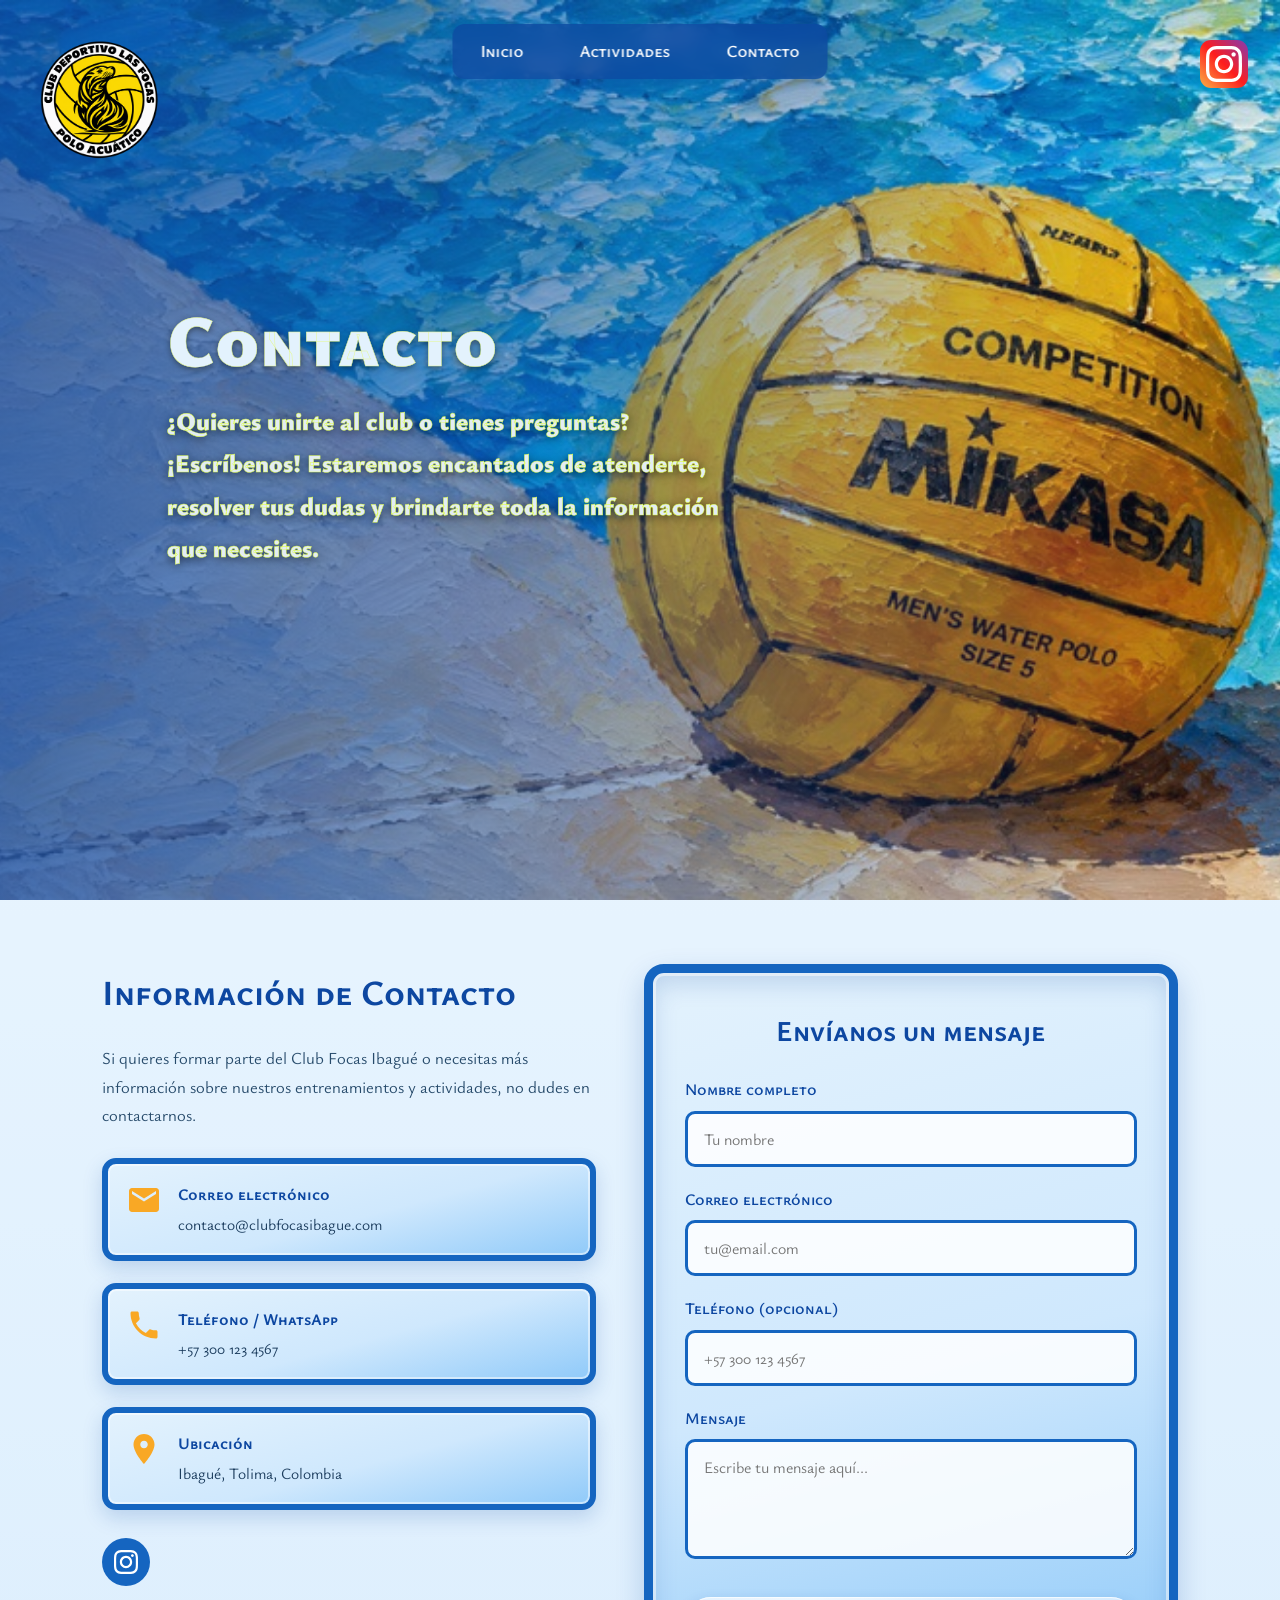
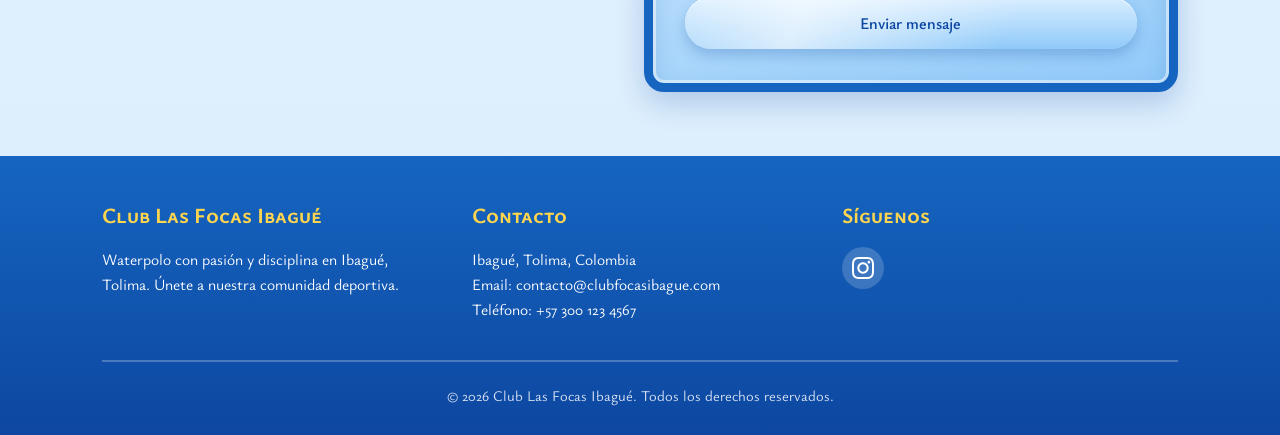
<file: contacto.html>
<!doctype html>
<html lang="es">
  <head>
    <meta charset="UTF-8" />
    <meta name="viewport" content="width=device-width, initial-scale=1.0" />
    <meta
      name="description"
      content="Contacto - Club Focas Ibagué. Escríbenos y únete al club de waterpolo."
    />
    <title>Contacto - Club Focas Ibagué</title>

    <!-- Google Fonts: Ysabeau SC y Ysabeau -->
    <link rel="preconnect" href="https://fonts.googleapis.com" />
    <link rel="preconnect" href="https://fonts.gstatic.com" crossorigin />
    <link
      href="https://fonts.googleapis.com/css2?family=Ysabeau+SC:wght@400;700&family=Ysabeau:ital,wght@0,300;0,400;0,600;0,700;1,400&display=swap"
      rel="stylesheet"
    />

    <link rel="stylesheet" href="styles.css" />
  </head>
  <body>
    <!-- Navegación superior -->
    <nav class="navbar">
      <ul class="navbar__menu">
        <li class="navbar__item">
          <a href="index.html" class="navbar__link">Inicio</a>
        </li>
        <li class="navbar__item">
          <a href="actividades.html" class="navbar__link">Actividades</a>
        </li>
        <li class="navbar__item">
          <a href="contacto.html" class="navbar__link">Contacto</a>
        </li>
      </ul>
    </nav>

    <!-- Hero Section -->
    <header class="hero hero--contacto">
      <!-- Logo arriba a la derecha -->
      <div class="hero__logo">
        <img
          src="img/logo.png"
          alt="Logo Club Focas Ibagué"
          width="120px"
          height="120px"
          onerror="this.style.display = 'none'"
        />
      </div>

      <!-- Icono Instagram debajo del logo -->
      <a
        href="https://www.instagram.com/clubfocasibague/"
        target="_blank"
        rel="noopener"
        class="hero__instagram"
        aria-label="Instagram Club Focas Ibagué"
      >
        <svg
          xmlns="http://www.w3.org/2000/svg"
          viewBox="0 0 24 24"
          width="48"
          height="48"
        >
          <defs>
            <!-- Degradado oficial de Instagram -->
            <linearGradient
              id="ig-gradient-bg"
              x1="100%"
              y1="0%"
              x2="0%"
              y2="100%"
            >
              <stop offset="0%" stop-color="#833AB4" />
              <stop offset="50%" stop-color="#FD1D1D" />
              <stop offset="100%" stop-color="#FCB045" />
            </linearGradient>
          </defs>

          <!-- Fondo de la app redondeado -->
          <rect width="24" height="24" rx="5.5" fill="url(#ig-gradient-bg)" />

          <!-- Logo centrado en blanco -->
          <g transform="translate(3, 3) scale(0.75)">
            <path
              fill="#FFFFFF"
              d="M12 2.163c3.204 0 3.584.012 4.85.07 3.252.148 4.771 1.691 4.919 4.919.058 1.265.069 1.645.069 4.849 0 3.205-.012 3.584-.069 4.849-.149 3.225-1.664 4.771-4.919 4.919-1.266.058-1.644.07-4.85.07-3.204 0-3.584-.012-4.849-.07-3.26-.149-4.771-1.699-4.919-4.92-.058-1.265-.07-1.644-.07-4.849 0-3.204.013-3.583.07-4.849.149-3.227 1.664-4.771 4.919-4.919 1.266-.057 1.645-.069 4.849-.069zm0-2.163c-3.259 0-3.667.014-4.947.072-4.358.2-6.78 2.618-6.98 6.98-.059 1.281-.073 1.689-.073 4.948 0 3.259.014 3.668.072 4.948.2 4.358 2.618 6.78 6.98 6.98 1.281.058 1.689.072 4.948.072 3.259 0 3.668-.014 4.948-.072 4.354-.2 6.782-2.618 6.979-6.98.059-1.28.073-1.689.073-4.948 0-3.259-.014-3.667-.072-4.947-.196-4.354-2.617-6.78-6.979-6.98-1.281-.059-1.69-.073-4.949-.073zm0 5.838c-3.403 0-6.162 2.759-6.162 6.162s2.759 6.163 6.162 6.163 6.162-2.759 6.162-6.163c0-3.403-2.759-6.162-6.162-6.162zm0 10.162c-2.209 0-4-1.79-4-4 0-2.209 1.791-4 4-4s4 1.791 4 4c0 2.21-1.791 4-4 4zm6.406-11.845c-.796 0-1.441.645-1.441 1.44s.645 1.44 1.441 1.44c.795 0 1.439-.645 1.439-1.44s-.644-1.44-1.439-1.44z"
            />
          </g>
        </svg>
      </a>
      <div class="hero__content">
        <h1 class="hero__title">Contacto</h1>
        <p class="hero__subtitle">
          ¿Quieres unirte al club o tienes preguntas? ¡Escríbenos! Estaremos
          encantados de atenderte, resolver tus dudas y brindarte toda la
          información que necesites.
        </p>
      </div>
    </header>

    <!-- Sección de contacto -->
    <section class="contact-section">
      <!-- Información de contacto -->
      <div class="contact-info">
        <h2 class="contact-info__title">Información de Contacto</h2>
        <p class="contact-info__text">
          Si quieres formar parte del Club Focas Ibagué o necesitas más
          información sobre nuestros entrenamientos y actividades, no dudes en
          contactarnos.
        </p>

        <div class="contact-info__item">
          <div class="contact-info__icon">
            <svg viewBox="0 0 24 24" xmlns="http://www.w3.org/2000/svg">
              <path
                d="M20 4H4c-1.1 0-1.99.9-1.99 2L2 18c0 1.1.9 2 2 2h16c1.1 0 2-.9 2-2V6c0-1.1-.9-2-2-2zm0 4l-8 5-8-5V6l8 5 8-5v2z"
              />
            </svg>
          </div>
          <div>
            <div class="contact-info__label">Correo electrónico</div>
            <div class="contact-info__value">contacto@clubfocasibague.com</div>
          </div>
        </div>

        <div class="contact-info__item">
          <div class="contact-info__icon">
            <svg viewBox="0 0 24 24" xmlns="http://www.w3.org/2000/svg">
              <path
                d="M6.62 10.79c1.44 2.83 3.76 5.14 6.59 6.59l2.2-2.2c.27-.27.67-.36 1.02-.24 1.12.37 2.33.57 3.57.57.55 0 1 .45 1 1V20c0 .55-.45 1-1 1-9.39 0-17-7.61-17-17 0-.55.45-1 1-1h3.5c.55 0 1 .45 1 1 0 1.25.2 2.45.57 3.57.11.35.03.74-.25 1.02l-2.2 2.2z"
              />
            </svg>
          </div>
          <div>
            <div class="contact-info__label">Teléfono / WhatsApp</div>
            <div class="contact-info__value">+57 300 123 4567</div>
          </div>
        </div>

        <div class="contact-info__item">
          <div class="contact-info__icon">
            <svg viewBox="0 0 24 24" xmlns="http://www.w3.org/2000/svg">
              <path
                d="M12 2C8.13 2 5 5.13 5 9c0 5.25 7 13 7 13s7-7.75 7-13c0-3.87-3.13-7-7-7zm0 9.5c-1.38 0-2.5-1.12-2.5-2.5s1.12-2.5 2.5-2.5 2.5 1.12 2.5 2.5-1.12 2.5-2.5 2.5z"
              />
            </svg>
          </div>
          <div>
            <div class="contact-info__label">Ubicación</div>
            <div class="contact-info__value">Ibagué, Tolima, Colombia</div>
          </div>
        </div>

        <div class="contact-info__social">
          <a
            href="https://www.instagram.com/clubfocasibague/"
            target="_blank"
            rel="noopener"
            aria-label="Instagram"
          >
            <svg viewBox="0 0 24 24" xmlns="http://www.w3.org/2000/svg">
              <path
                d="M12 2.163c3.204 0 3.584.012 4.85.07 3.252.148 4.771 1.691 4.919 4.919.058 1.265.069 1.645.069 4.849 0 3.205-.012 3.584-.069 4.849-.149 3.225-1.664 4.771-4.919 4.919-1.266.058-1.644.07-4.85.07-3.204 0-3.584-.012-4.849-.07-3.26-.149-4.771-1.699-4.919-4.92-.058-1.265-.07-1.644-.07-4.849 0-3.204.013-3.583.07-4.849.149-3.227 1.664-4.771 4.919-4.919 1.266-.057 1.645-.069 4.849-.069zm0-2.163c-3.259 0-3.667.014-4.947.072-4.358.2-6.78 2.618-6.98 6.98-.059 1.281-.073 1.689-.073 4.948 0 3.259.014 3.668.072 4.948.2 4.358 2.618 6.78 6.98 6.98 1.281.058 1.689.072 4.948.072 3.259 0 3.668-.014 4.948-.072 4.354-.2 6.782-2.618 6.979-6.98.059-1.28.073-1.689.073-4.948 0-3.259-.014-3.667-.072-4.947-.196-4.354-2.617-6.78-6.979-6.98-1.281-.059-1.69-.073-4.949-.073zm0 5.838c-3.403 0-6.162 2.759-6.162 6.162s2.759 6.163 6.162 6.163 6.162-2.759 6.162-6.163c0-3.403-2.759-6.162-6.162-6.162zm0 10.162c-2.209 0-4-1.79-4-4 0-2.209 1.791-4 4-4s4 1.791 4 4c0 2.21-1.791 4-4 4zm6.406-11.845c-.796 0-1.441.645-1.441 1.44s.645 1.44 1.441 1.44c.795 0 1.439-.645 1.439-1.44s-.644-1.44-1.439-1.44z"
              />
            </svg>
          </a>
        </div>
      </div>

      <!-- Formulario de contacto -->
      <div class="contact-form">
        <h3 class="contact-form__title">Envíanos un mensaje</h3>
        <form action="#" method="POST">
          <div class="form-group">
            <label for="nombre">Nombre completo</label>
            <input
              type="text"
              id="nombre"
              name="nombre"
              placeholder="Tu nombre"
              required
            />
          </div>

          <div class="form-group">
            <label for="email">Correo electrónico</label>
            <input
              type="email"
              id="email"
              name="email"
              placeholder="tu@email.com"
              required
            />
          </div>

          <div class="form-group">
            <label for="telefono">Teléfono (opcional)</label>
            <input
              type="tel"
              id="telefono"
              name="telefono"
              placeholder="+57 300 123 4567"
            />
          </div>

          <div class="form-group">
            <label for="mensaje">Mensaje</label>
            <textarea
              id="mensaje"
              name="mensaje"
              placeholder="Escribe tu mensaje aquí..."
              required
            ></textarea>
          </div>

          <button type="submit" class="wp-btn wp-btn--pill form-submit">
            Enviar mensaje
          </button>
        </form>
      </div>
    </section>

    <!-- Footer -->
    <footer class="footer">
      <div class="footer__container">
        <div class="footer__section">
          <h4 class="footer__title">Club Las Focas Ibagué</h4>
          <p class="footer__text">
            Waterpolo con pasión y disciplina en Ibagué, Tolima. Únete a nuestra
            comunidad deportiva.
          </p>
        </div>

        <div class="footer__section">
          <h4 class="footer__title">Contacto</h4>
          <p class="footer__text">
            Ibagué, Tolima, Colombia<br />
            Email: contacto@clubfocasibague.com<br />
            Teléfono: +57 300 123 4567
          </p>
        </div>

        <div class="footer__section">
          <h4 class="footer__title">Síguenos</h4>
          <div class="footer__social">
            <a
              href="https://www.instagram.com/clubfocasibague/"
              target="_blank"
              rel="noopener"
              aria-label="Instagram"
            >
              <svg viewBox="0 0 24 24" xmlns="http://www.w3.org/2000/svg">
                <path
                  d="M12 2.163c3.204 0 3.584.012 4.85.07 3.252.148 4.771 1.691 4.919 4.919.058 1.265.069 1.645.069 4.849 0 3.205-.012 3.584-.069 4.849-.149 3.225-1.664 4.771-4.919 4.919-1.266.058-1.644.07-4.85.07-3.204 0-3.584-.012-4.849-.07-3.26-.149-4.771-1.699-4.919-4.92-.058-1.265-.07-1.644-.07-4.849 0-3.204.013-3.583.07-4.849.149-3.227 1.664-4.771 4.919-4.919 1.266-.057 1.645-.069 4.849-.069zm0-2.163c-3.259 0-3.667.014-4.947.072-4.358.2-6.78 2.618-6.98 6.98-.059 1.281-.073 1.689-.073 4.948 0 3.259.014 3.668.072 4.948.2 4.358 2.618 6.78 6.98 6.98 1.281.058 1.689.072 4.948.072 3.259 0 3.668-.014 4.948-.072 4.354-.2 6.782-2.618 6.979-6.98.059-1.28.073-1.689.073-4.948 0-3.259-.014-3.667-.072-4.947-.196-4.354-2.617-6.78-6.979-6.98-1.281-.059-1.69-.073-4.949-.073zm0 5.838c-3.403 0-6.162 2.759-6.162 6.162s2.759 6.163 6.162 6.163 6.162-2.759 6.162-6.163c0-3.403-2.759-6.162-6.162-6.162zm0 10.162c-2.209 0-4-1.79-4-4 0-2.209 1.791-4 4-4s4 1.791 4 4c0 2.21-1.791 4-4 4zm6.406-11.845c-.796 0-1.441.645-1.441 1.44s.645 1.44 1.441 1.44c.795 0 1.439-.645 1.439-1.44s-.644-1.44-1.439-1.44z"
                />
              </svg>
            </a>
          </div>
        </div>
      </div>

      <div class="footer__bottom">
        <p>&copy; 2026 Club Las Focas Ibagué. Todos los derechos reservados.</p>
      </div>
    </footer>
  </body>
</html>
</file>
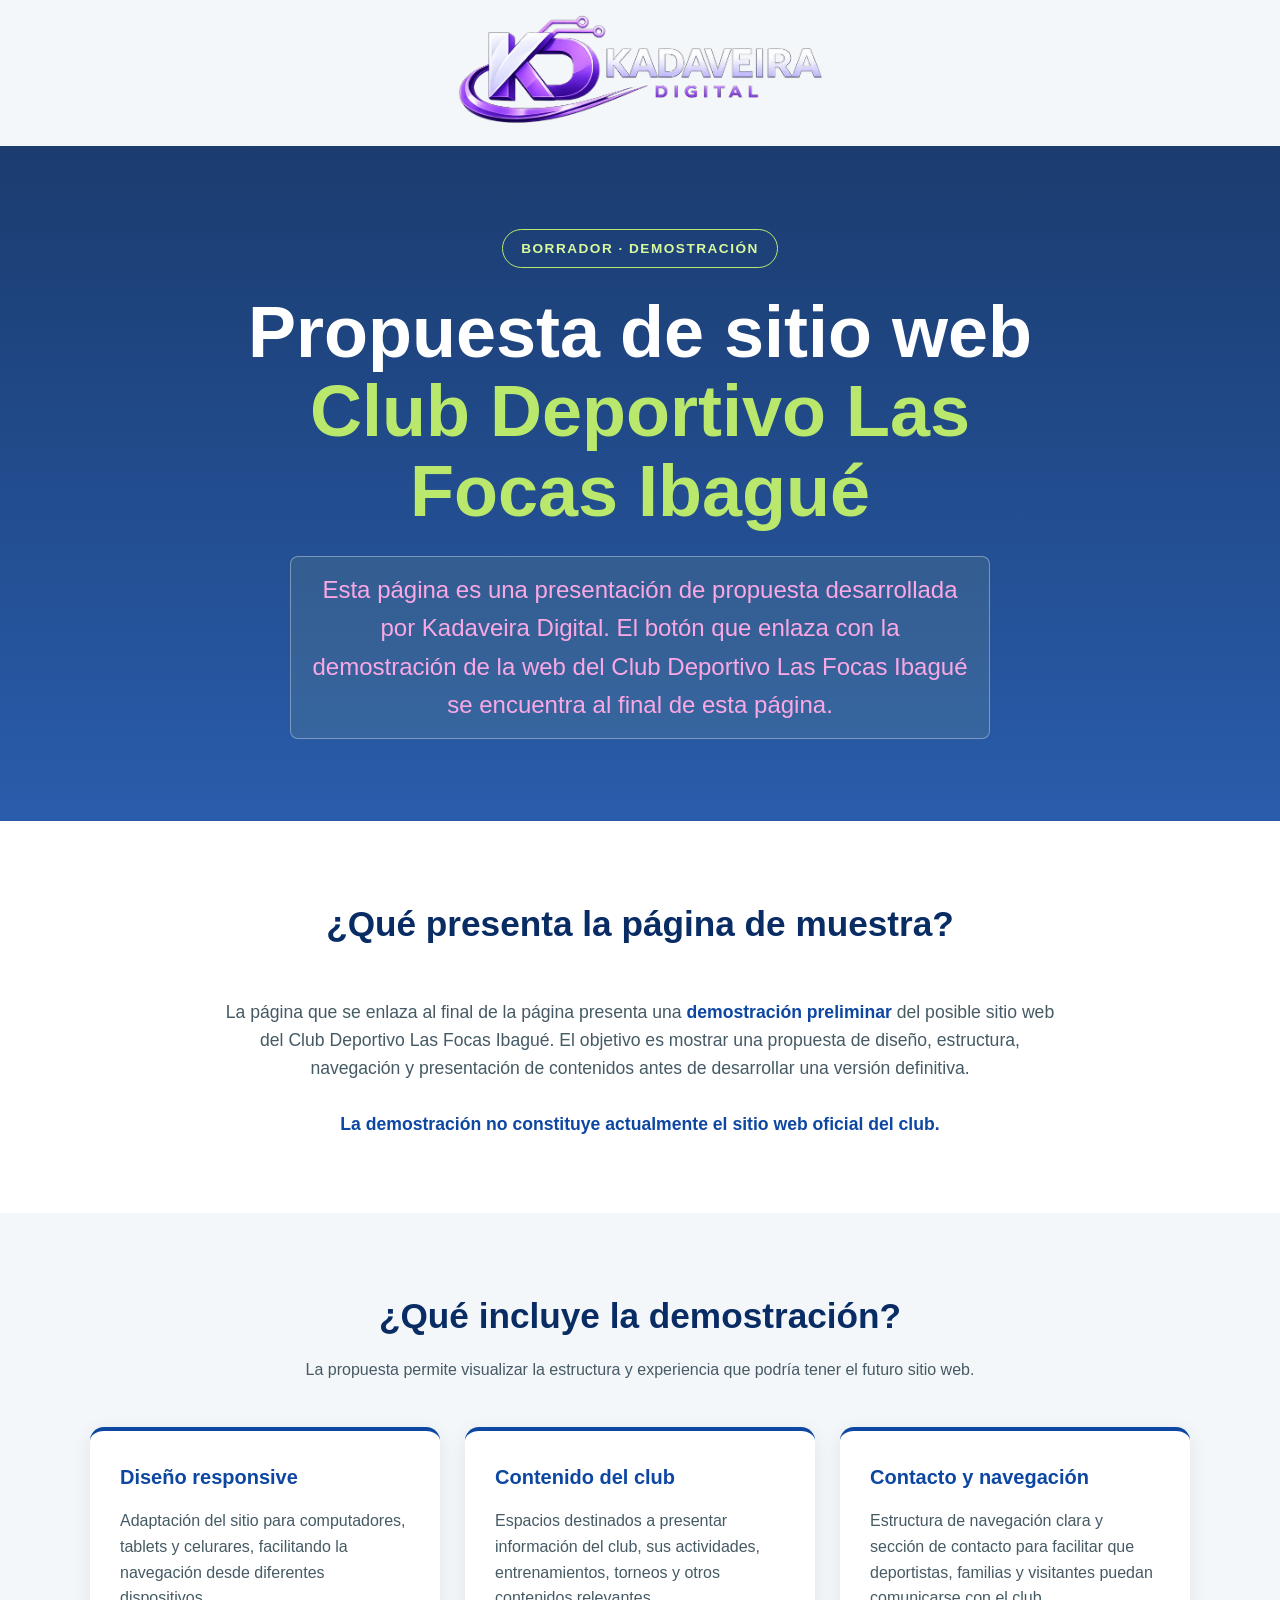
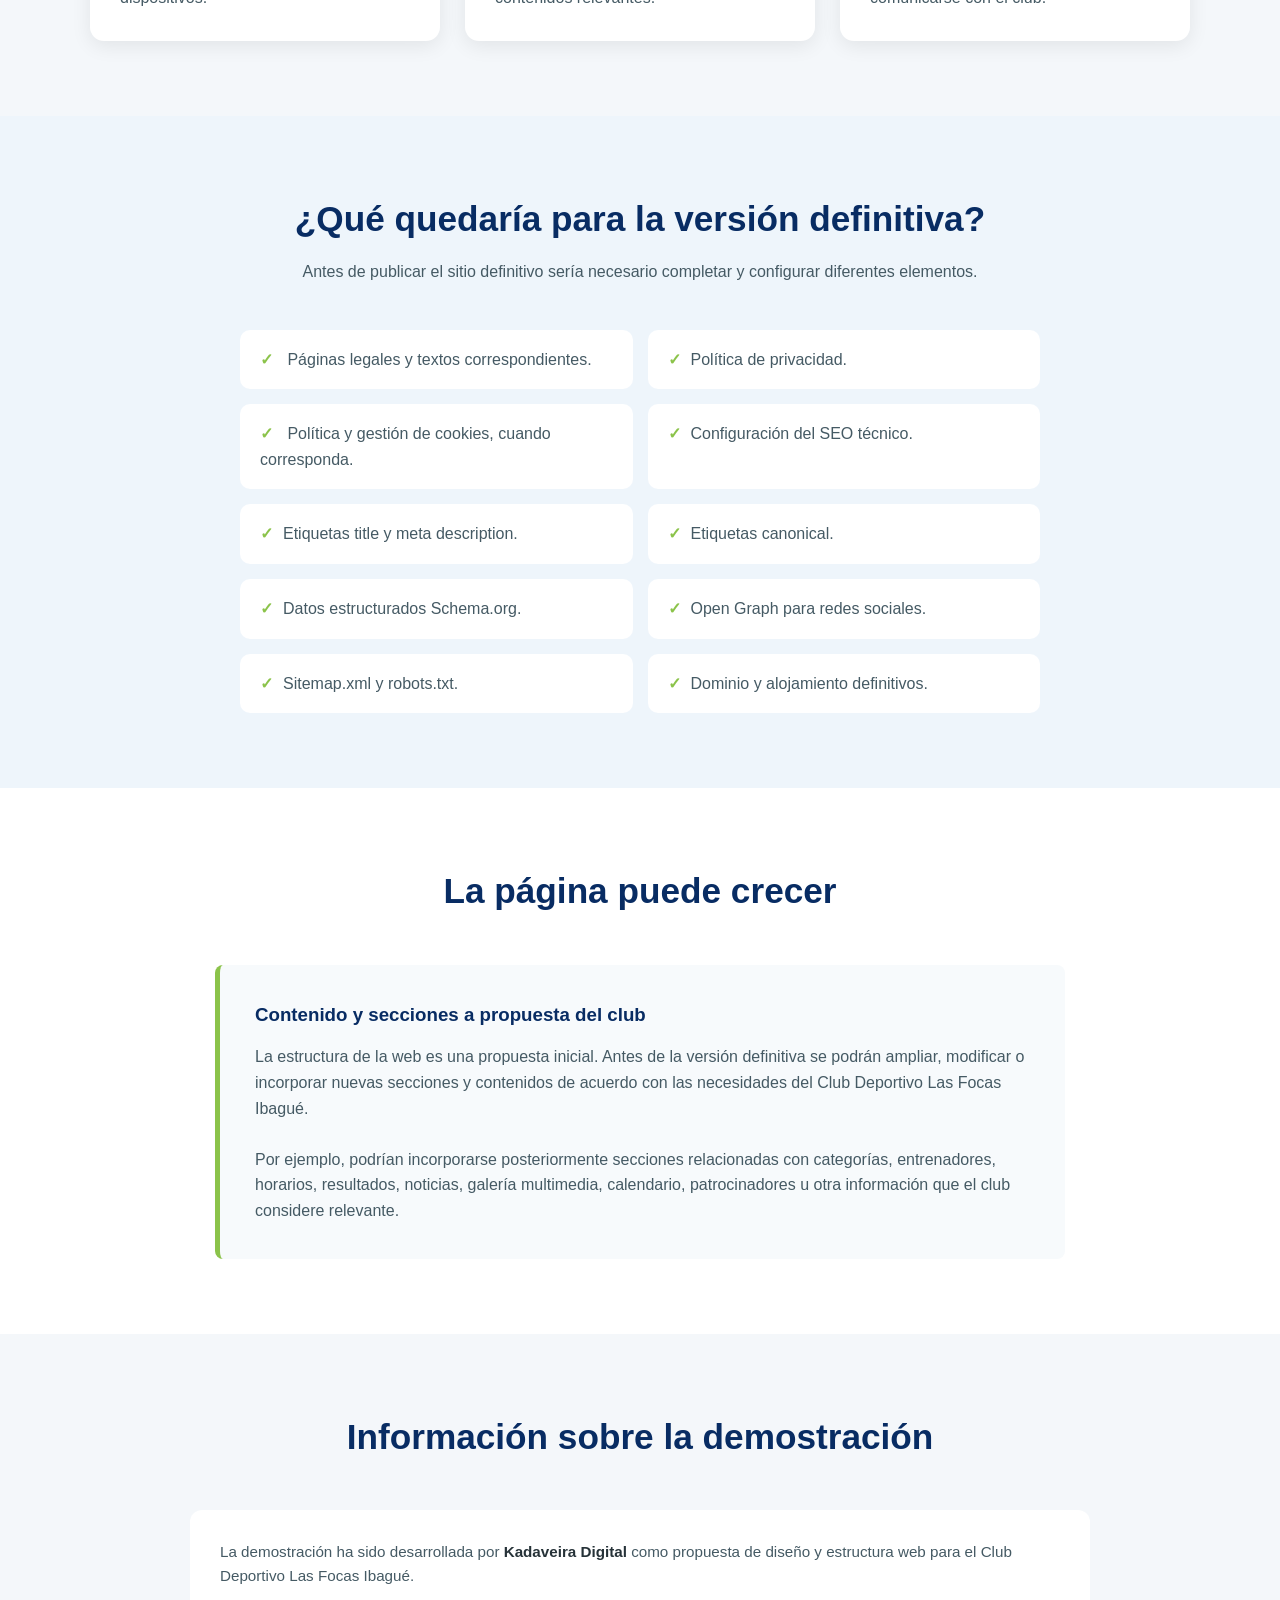
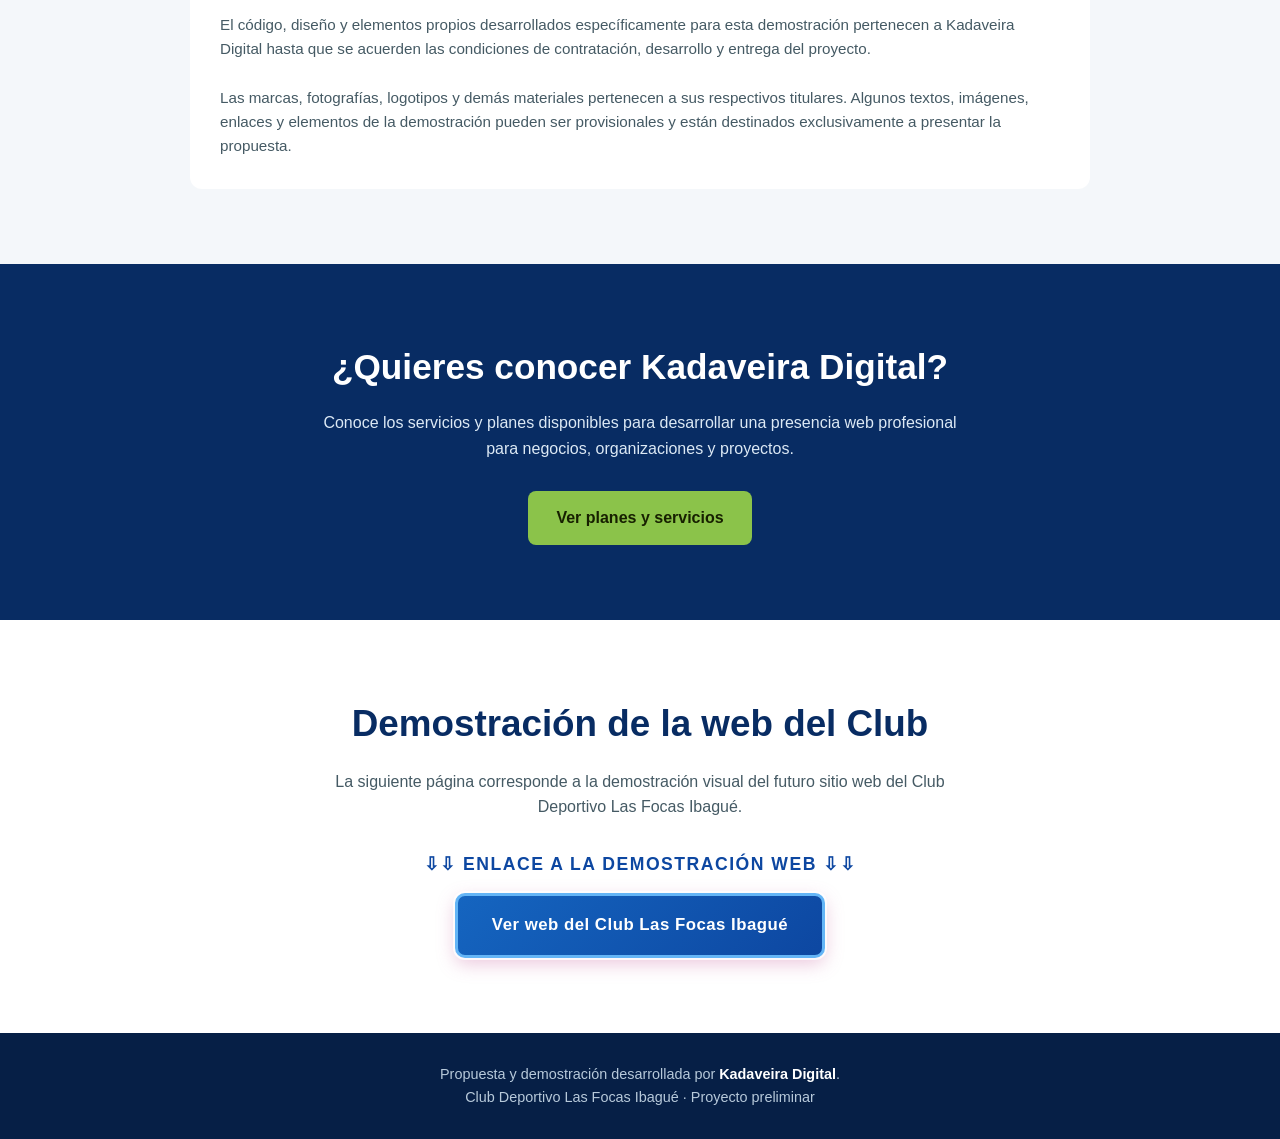
<file: propuesta-web.html>
<!doctype html>
<html lang="es">
  <head>
    <meta charset="UTF-8" />

    <meta name="viewport" content="width=device-width, initial-scale=1.0" />

    <title>
      Propuesta Web | Club Deportivo Las Focas Ibagué | Kadaveira Digital
    </title>

    <meta
      name="description"
      content="Propuesta de diseño web para el Club Deportivo Las Focas Ibagué desarrollada por Kadaveira Digital."
    />

    <meta name="robots" content="noindex, nofollow" />

    <style>
      /* =========================
           VARIABLES
           ========================= */

      :root {
        --azul: #0d47a1;
        --azul-oscuro: #082c63;
        --azul-claro: #e3f2fd;
        --gris: #f4f7fa;
        --gris-texto: #455a64;
        --blanco: #ffffff;
        --verde: #8bc34a;
      }

      /* =========================
           RESET
           ========================= */

      * {
        margin: 0;
        padding: 0;
        box-sizing: border-box;
      }

      html {
        scroll-behavior: smooth;
      }

      body {
        font-family: Arial, Helvetica, sans-serif;
        background: var(--gris);
        color: #263238;
        line-height: 1.6;
      }

      /* =========================
           HEADER
           ========================= */

      header {
        background: var(--azul-oscuro);
        color: var(--blanco);
        padding: 22px 7%;
        text-align: center;
      }

      .brand {
        font-size: 1.2rem;
        font-weight: 700;
        letter-spacing: 1px;
      }

      .brand span {
        color: #b9e86c;
      }

      /* =========================
           HERO
           ========================= */

      .hero-propuesta {
        min-height: 75vh;
        display: flex;
        align-items: center;
        justify-content: center;
        text-align: center;
        padding: 70px 20px;
        background: linear-gradient(
          rgba(8, 44, 99, 0.92),
          rgba(13, 71, 161, 0.88)
        );
        color: var(--blanco);
      }

      .hero-content {
        max-width: 850px;
      }

      .badge {
        display: inline-block;
        padding: 8px 18px;
        margin-bottom: 25px;
        border: 1px solid #b9e86c;
        border-radius: 30px;
        color: #d9f99d;
        font-size: 0.85rem;
        font-weight: 700;
        letter-spacing: 1.5px;
      }

      .hero-content h1 {
        font-size: clamp(2.3rem, 6vw, 4.5rem);
        line-height: 1.1;
        margin-bottom: 25px;
      }

      .hero-content h1 span {
        color: #b9e86c;
      }

      .hero-content p {
        max-width: 720px;
        margin: 0 auto;
        font-size: 1.2rem;
        color: #e3f2fd;
      }

      /* =========================
           CONTENEDOR
           ========================= */

      .container {
        width: min(1100px, 90%);
        margin: auto;
      }

      section {
        padding: 75px 0;
      }

      .section-title {
        text-align: center;
        margin-bottom: 45px;
      }

      .section-title h2 {
        color: var(--azul-oscuro);
        font-size: 2.2rem;
        margin-bottom: 12px;
      }

      .section-title p {
        max-width: 700px;
        margin: auto;
        color: var(--gris-texto);
      }

      /* =========================
           INTRODUCCIÓN
           ========================= */

      .intro {
        background: var(--blanco);
      }

      .intro-text {
        max-width: 850px;
        margin: auto;
        text-align: center;
        font-size: 1.1rem;
        color: var(--gris-texto);
      }

      .intro-text strong {
        color: var(--azul);
      }

      /* =========================
           CARDS
           ========================= */

      .cards {
        display: grid;
        grid-template-columns: repeat(3, 1fr);
        gap: 25px;
      }

      .card {
        background: var(--blanco);
        padding: 30px;
        border-radius: 14px;
        box-shadow: 0 5px 20px rgba(0, 0, 0, 0.08);
        border-top: 4px solid var(--azul);
      }

      .card h3 {
        color: var(--azul);
        margin-bottom: 15px;
        font-size: 1.25rem;
      }

      .card p {
        color: var(--gris-texto);
      }

      /* =========================
           PENDIENTES
           ========================= */

      .pendientes {
        background: #eef5fb;
      }

      .check-list {
        max-width: 800px;
        margin: auto;
        display: grid;
        grid-template-columns: repeat(2, 1fr);
        gap: 15px;
      }

      .check-item {
        background: var(--blanco);
        padding: 17px 20px;
        border-radius: 10px;
        color: var(--gris-texto);
      }

      .check-item::before {
        content: "✓";
        color: var(--verde);
        font-weight: 900;
        margin-right: 10px;
      }

      /* =========================
           CONTENIDO A PROPUESTA
           ========================= */

      .propuesta-cliente {
        background: var(--blanco);
      }

      .propuesta-box {
        max-width: 850px;
        margin: auto;
        padding: 35px;
        border-left: 5px solid var(--verde);
        background: #f7fafc;
        border-radius: 8px;
      }

      .propuesta-box h3 {
        color: var(--azul-oscuro);
        margin-bottom: 15px;
      }

      .propuesta-box p {
        color: var(--gris-texto);
      }

      /* =========================
           INFORMACIÓN Y DERECHOS
           ========================= */

      .informacion {
        background: var(--gris);
      }

      .info-box {
        max-width: 900px;
        margin: auto;
        padding: 30px;
        background: var(--blanco);
        border-radius: 12px;
        color: var(--gris-texto);
        font-size: 0.95rem;
      }

      .info-box strong {
        color: #263238;
      }

      /* =========================
           CTA KADAVEIRA
           ========================= */

      .cta-kadaveira {
        background: var(--azul-oscuro);
        color: var(--blanco);
        text-align: center;
      }

      .cta-kadaveira h2 {
        font-size: 2.2rem;
        margin-bottom: 15px;
      }

      .cta-kadaveira p {
        max-width: 650px;
        margin: 0 auto 30px;
        color: #dce9f5;
      }

      /* =========================
           CTA PROPUESTA
           ========================= */

      .cta-propuesta {
        background: var(--blanco);
        text-align: center;
      }

      .cta-propuesta h2 {
        color: var(--azul-oscuro);
        font-size: 2.3rem;
        margin-bottom: 15px;
      }

      .cta-propuesta p {
        max-width: 650px;
        margin: 0 auto 30px;
        color: var(--gris-texto);
      }

      /* =========================
           BOTONES
           ========================= */

      .btn {
        display: inline-block;
        padding: 14px 28px;
        border-radius: 8px;
        text-decoration: none;
        font-weight: 700;
        transition: 0.25s ease;
      }

      .btn-primary {
        background: var(--verde);
        color: #172000;
      }

      .btn-primary:hover {
        transform: translateY(-2px);
        opacity: 0.9;
      }

      .btn-secondary {
        display: inline-block;
        padding: 16px 34px;
        background: linear-gradient(135deg, #1565c0, #0d47a1);
        color: #ffffff;
        border: 3px solid #64b5f6;
        border-radius: 10px;
        text-decoration: none;
        font-weight: 800;
        font-size: 1.05rem;
        letter-spacing: 0.5px;
        box-shadow:
          0 0 0 2px rgba(255, 255, 255, 0.8),
          0 6px 18px rgba(198, 96, 159, 0.35);
        transition: all 0.25s ease;
      }

      .btn-secondary:hover {
        background: linear-gradient(135deg, #1976d2, #1565c0);
        border-color: #b9e86c;
        transform: translateY(-3px);
        box-shadow:
          0 0 0 2px #b9e86c,
          0 8px 22px rgba(13, 71, 161, 0.45);
      }

      /* =========================
           FOOTER
           ========================= */

      footer {
        background: #061f46;
        color: #b7c9da;
        text-align: center;
        padding: 30px 20px;
        font-size: 0.9rem;
      }

      footer strong {
        color: var(--blanco);
      }

      /* =========================
           RESPONSIVE
           ========================= */

      @media (max-width: 768px) {
        section {
          padding: 55px 0;
        }

        .cards {
          grid-template-columns: 1fr;
        }

        .check-list {
          grid-template-columns: 1fr;
        }

        .hero-propuesta {
          min-height: 70vh;
          padding: 60px 20px;
        }

        .hero-content p {
          font-size: 1.05rem;
        }

        .section-title h2 {
          font-size: 1.8rem;
        }

        .propuesta-box,
        .info-box {
          padding: 25px;
        }
      }
      .brand {
        display: flex;
        align-items: center;
        justify-content: center;
        gap: 10px;
        font-size: 1.2rem;
        font-weight: 700;
        letter-spacing: 1px;
      }

      .brand img {
        width: 400px;
        height: auto;
        object-fit: contain;
      }
      .aviso-propuesta {
        max-width: 700px;
        margin: 25px auto 0;
        padding: 14px 20px;
        border: 1px solid rgba(255, 255, 255, 0.35);
        border-radius: 8px;
        background: rgba(243, 248, 102, 0.08);
        color: #faa8e4;
        font-size: 1.5rem;
      }

      .enlace-demo {
        text-align: center;
      }

      .enlace-demo span {
        display: inline-block;
        margin-bottom: 15px;
        font-size: 1.1rem;
        font-weight: 700;
        letter-spacing: 1.5px;
        color: var(--azul);
      }
    </style>
  </head>

  <body>
    <!-- =========================
         HEADER
         ========================= -->

    <div class="brand">
      <img src="img/logo-kadaveira.png" alt="Kadaveira Digital" />
    </div>

    <!-- =========================
         HERO
         ========================= -->

    <section class="hero-propuesta">
      <div class="hero-content">
        <div class="badge">BORRADOR · DEMOSTRACIÓN</div>

        <h1>
          Propuesta de sitio web<br />
          <span>Club Deportivo Las Focas Ibagué</span>
        </h1>
        <div class="aviso-propuesta">
          Esta página es una presentación de propuesta desarrollada por
          Kadaveira Digital. El botón que enlaza con la demostración de la web
          del Club Deportivo Las Focas Ibagué se encuentra al final de esta
          página.
        </div>
      </div>
    </section>

    <!-- =========================
         INTRODUCCIÓN
         ========================= -->

    <section class="intro">
      <div class="container">
        <div class="section-title">
          <h2>¿Qué presenta la página de muestra?</h2>
        </div>

        <div class="intro-text">
          <p>
            La página que se enlaza al final de la página presenta una
            <strong>demostración preliminar</strong>
            del posible sitio web del Club Deportivo Las Focas Ibagué. El
            objetivo es mostrar una propuesta de diseño, estructura, navegación
            y presentación de contenidos antes de desarrollar una versión
            definitiva.
          </p>

          <br />

          <p>
            <strong
              >La demostración no constituye actualmente el sitio web oficial
              del club.</strong
            >
          </p>
        </div>
      </div>
    </section>

    <!-- =========================
         QUÉ INCLUYE
         ========================= -->

    <section>
      <div class="container">
        <div class="section-title">
          <h2>¿Qué incluye la demostración?</h2>

          <p>
            La propuesta permite visualizar la estructura y experiencia que
            podría tener el futuro sitio web.
          </p>
        </div>

        <div class="cards">
          <article class="card">
            <h3>Diseño responsive</h3>

            <p>
              Adaptación del sitio para computadores, tablets y celurares,
              facilitando la navegación desde diferentes dispositivos.
            </p>
          </article>

          <article class="card">
            <h3>Contenido del club</h3>

            <p>
              Espacios destinados a presentar información del club, sus
              actividades, entrenamientos, torneos y otros contenidos
              relevantes.
            </p>
          </article>

          <article class="card">
            <h3>Contacto y navegación</h3>

            <p>
              Estructura de navegación clara y sección de contacto para
              facilitar que deportistas, familias y visitantes puedan
              comunicarse con el club.
            </p>
          </article>
        </div>
      </div>
    </section>

    <!-- =========================
         VERSIÓN DEFINITIVA
         ========================= -->

    <section class="pendientes">
      <div class="container">
        <div class="section-title">
          <h2>¿Qué quedaría para la versión definitiva?</h2>

          <p>
            Antes de publicar el sitio definitivo sería necesario completar y
            configurar diferentes elementos.
          </p>
        </div>

        <div class="check-list">
          <div class="check-item">
            Páginas legales y textos correspondientes.
          </div>

          <div class="check-item">Política de privacidad.</div>

          <div class="check-item">
            Política y gestión de cookies, cuando corresponda.
          </div>

          <div class="check-item">Configuración del SEO técnico.</div>

          <div class="check-item">Etiquetas title y meta description.</div>

          <div class="check-item">Etiquetas canonical.</div>

          <div class="check-item">Datos estructurados Schema.org.</div>

          <div class="check-item">Open Graph para redes sociales.</div>

          <div class="check-item">Sitemap.xml y robots.txt.</div>

          <div class="check-item">Dominio y alojamiento definitivos.</div>
        </div>
      </div>
    </section>

    <!-- =========================
         CONTENIDO A PROPUESTA
         ========================= -->

    <section class="propuesta-cliente">
      <div class="container">
        <div class="section-title">
          <h2>La página puede crecer</h2>
        </div>

        <div class="propuesta-box">
          <h3>Contenido y secciones a propuesta del club</h3>

          <p>
            La estructura de la web es una propuesta inicial. Antes de la
            versión definitiva se podrán ampliar, modificar o incorporar nuevas
            secciones y contenidos de acuerdo con las necesidades del Club
            Deportivo Las Focas Ibagué.
          </p>

          <br />

          <p>
            Por ejemplo, podrían incorporarse posteriormente secciones
            relacionadas con categorías, entrenadores, horarios, resultados,
            noticias, galería multimedia, calendario, patrocinadores u otra
            información que el club considere relevante.
          </p>
        </div>
      </div>
    </section>

    <!-- =========================
         INFORMACIÓN DE LA DEMOSTRACIÓN
         ========================= -->

    <section class="informacion">
      <div class="container">
        <div class="section-title">
          <h2>Información sobre la demostración</h2>
        </div>

        <div class="info-box">
          <p>
            La demostración ha sido desarrollada por
            <strong>Kadaveira Digital</strong> como propuesta de diseño y
            estructura web para el Club Deportivo Las Focas Ibagué.
          </p>

          <br />

          <p>
            El código, diseño y elementos propios desarrollados específicamente
            para esta demostración pertenecen a Kadaveira Digital hasta que se
            acuerden las condiciones de contratación, desarrollo y entrega del
            proyecto.
          </p>

          <br />

          <p>
            Las marcas, fotografías, logotipos y demás materiales pertenecen a
            sus respectivos titulares. Algunos textos, imágenes, enlaces y
            elementos de la demostración pueden ser provisionales y están
            destinados exclusivamente a presentar la propuesta.
          </p>
        </div>
      </div>
    </section>

    <!-- =========================
         CTA KADAVEIRA DIGITAL
         ========================= -->

    <section class="cta-kadaveira">
      <div class="container">
        <h2>¿Quieres conocer Kadaveira Digital?</h2>

        <p>
          Conoce los servicios y planes disponibles para desarrollar una
          presencia web profesional para negocios, organizaciones y proyectos.
        </p>

        <a
          href="https://kadaveiradigital.com/precios-diseno-web-y-marketing-digital/"
          class="btn btn-primary"
          target="_blank"
          rel="noopener noreferrer"
        >
          Ver planes y servicios
        </a>
      </div>
    </section>

    <!-- =========================
         CTA PROPUESTA
         ========================= -->

    <section class="cta-propuesta">
      <div class="container">
        <h2>Demostración de la web del Club</h2>

        <p>
          La siguiente página corresponde a la demostración visual del futuro
          sitio web del Club Deportivo Las Focas Ibagué.
        </p>
        <div class="enlace-demo">
          <span>⇩⇩ ENLACE A LA DEMOSTRACIÓN WEB ⇩⇩</span>
        </div>
        <a
          href="index.html"
          class="btn btn-secondary"
          target="_blank"
          rel="noopener noreferrer"
        >
          Ver web del Club Las Focas Ibagué
        </a>
      </div>
    </section>

    <!-- =========================
         FOOTER
         ========================= -->

    <footer>
      <p>
        Propuesta y demostración desarrollada por
        <strong>Kadaveira Digital</strong>.
      </p>

      <p>Club Deportivo Las Focas Ibagué · Proyecto preliminar</p>
    </footer>
  </body>
</html>
</file>
<file: styles.css>
:root {
  --azul-profundo: #0d47a1;
  --azul-medio: #1565c0;
  --azul-agua: #29b6f6;
  --azul-claro: #90caf9;
  --azul-palido: #e3f2fd;
  --amarillo: #ffd54f;
  --amarillo-oscuro: #f9a825;
}

* {
  margin: 0;
  padding: 0;
  box-sizing: border-box;
}

body {
  font-family: "Ysabeau", sans-serif;
  background: linear-gradient(180deg, var(--azul-palido) 0%, #bbdefb 100%);
  color: #1c3d5e;
  line-height: 1.6;
}

h1,
h2,
h3,
h4,
h5,
h6 {
  font-family: "Ysabeau SC", sans-serif;
  color: var(--azul-profundo);
}

a {
  text-decoration: none;
  color: inherit;
}

/* =========================
   Navegación superior
   ========================= */
.navbar {
  position: fixed;
  top: 24px;
  left: 50%;
  transform: translateX(-50%);
  display: flex;
  justify-content: center;
  align-items: center;
  padding: 0;
  background: rgba(13, 71, 161, 0.75);
  backdrop-filter: blur(8px);
  -webkit-backdrop-filter: blur(8px);
  z-index: 1000;
  box-shadow: 0 4px 18px rgba(13, 71, 161, 0.35);
  border-radius: 12px;
  width: fit-content;
}

.navbar__menu {
  display: flex;
  list-style: none;
  margin: 0;
  padding: 0;
}

.navbar__item {
  margin: 0;
}

.navbar__link {
  font-family: "Ysabeau SC", sans-serif;
  font-size: 1.05rem;
  font-weight: 600;
  color: #ffffff;
  padding: 14px 28px;
  display: block;
  transition:
    background 0.3s ease,
    transform 0.25s ease;
}

.navbar__link:hover {
  background: rgba(255, 213, 79, 0.25);
  transform: translateY(-2px);
}

.navbar__link:first-child {
  border-radius: 12px 0 0 12px;
}

.navbar__link:last-child {
  border-radius: 0 12px 12px 0;
}

/* =========================
   Hero Section
   ========================= */
.hero {
  position: relative;
  height: 100vh;
  width: 100%;
  background-color: var(--azul-medio);

  background-size: cover;
  background-position: center;
  background-repeat: no-repeat;
  display: flex;
  align-items: center;
  padding: 0 8%;
}

.hero--inicio {
  background-image: url("img/waterpolo_focas.jpg");
}

.hero--actividades {
  background-image: url("img/waterpolo_focas3.jpg");
}

.hero--contacto {
  background-image: url("img/waterpolo_contacto.jpg");
}

.hero::before {
  content: "";
  position: absolute;
  inset: 0;
  background: linear-gradient(
    90deg,
    rgba(13, 71, 161, 0.75) 0%,
    rgba(13, 71, 161, 0.35) 60%,
    transparent 100%
  );
  z-index: 1;
  pointer-events: none;
}

.hero__content {
  position: relative;
  z-index: 3;
  max-width: 620px;
  color: #ffffff;
  text-shadow: 0 2px 8px rgba(0, 0, 0, 0.6);
  padding-left: 6%;
}

.hero__title {
  font-size: 4.5rem;
  font-weight: 700;
  margin-bottom: 22px;
  text-shadow: 0 2px 6px rgba(19, 19, 18, 0.5);
  line-height: 1.1;
  color: #e3f2fd;
  -webkit-text-stroke: 0.5px rgb(229, 248, 138);
  font-weight: 900;
}

.hero__subtitle {
  font-size: 1.55rem;
  margin-bottom: 32px;
  font-weight: 300;
  text-shadow: 0 2px 10px rgba(0, 0, 0, 0.6);
  line-height: 1.7;
  color: #e3edf4;
  -webkit-text-stroke: 0.5px rgb(224, 255, 67);
  font-weight: 900;
}

.hero__logo {
  position: absolute;
  top: 40px;
  left: 40px;
  transform: none;
  z-index: 3;
  width: 40px;
  height: 40px;
}

.hero__instagram {
  position: absolute;
  top: 40px;
  right: 40px;
  transform: none;
  z-index: 3;
  width: 40px;
  height: auto;
}

.wp-buttons {
  display: flex;
  gap: 18px;
  flex-wrap: wrap;
  justify-content: center;
  margin-top: 22px;
}

/* =========================
   Botones
   ========================= */
.wp-btn {
  position: relative;
  isolation: isolate;
  overflow: hidden;
  border: none;
  cursor: pointer;
  font-family: "Ysabeau", sans-serif;
  font-weight: 600;
  font-size: 1.02rem;
  color: var(--azul-profundo);
  padding: 15px 34px;
  background: linear-gradient(180deg, #daeeff 0%, var(--azul-claro) 100%);
  box-shadow:
    0 6px 14px rgba(13, 71, 161, 0.25),
    inset 0 1px 0 rgba(255, 255, 255, 0.7);
  transition:
    transform 0.2s ease,
    color 0.3s ease,
    box-shadow 0.2s ease;
}

.wp-btn:active {
  transform: translateY(1px);
}

.wp-btn--pill {
  border-radius: 999px;
}

.wp-btn--tile {
  border-radius: 10px;
  border-bottom: 4px solid var(--azul-medio);
}

.wp-btn::after {
  content: "";
  position: absolute;
  inset: 0;
  z-index: -1;
  background-color: var(--azul-agua);
  background-image: url("data:image/svg+xml,%3Csvg xmlns='http://www.w3.org/2000/svg' viewBox='0 0 200 20'%3E%3Cpath d='M0 10 Q25 0 50 10 T100 10 T150 10 T200 10 V20 H0 Z' fill='%23e3f6ff' fill-opacity='0.9'/%3E%3C/svg%3E");
  background-repeat: repeat-x;
  background-size: 100px 16px;
  background-position: 0 bottom;
  transform: translateY(100%);
  opacity: 0;
  transition:
    transform 0.35s ease,
    opacity 0.25s ease;
}

.wp-btn:hover {
  color: #06305c;
}

.wp-btn:hover::after {
  transform: translateY(0);
  opacity: 1;
  animation: wp-ola 1.8s linear infinite;
}

@keyframes wp-ola {
  from {
    background-position-x: 0;
  }
  to {
    background-position-x: 100px;
  }
}

@media (prefers-reduced-motion: reduce) {
  .wp-btn:hover::after {
    animation: none;
  }
}

.wp-btn::before {
  content: "";
  position: absolute;
  inset: 0;
  z-index: -1;
  background-image: linear-gradient(
    115deg,
    transparent 30%,
    rgba(255, 255, 255, 0.65) 48%,
    transparent 66%
  );
  background-size: 260% 100%;
  background-position: -100% 0;
  animation: wp-brillo-suave 4.5s ease-in-out infinite;
  transition: opacity 0.3s ease;
  pointer-events: none;
}

.wp-btn:hover::before {
  opacity: 0;
}

@keyframes wp-brillo-suave {
  0% {
    background-position: -120% 0;
  }
  50% {
    background-position: 120% 0;
  }
  100% {
    background-position: -120% 0;
  }
}

/* =========================
   Sección de tarjetas
   ========================= */
.section-cards {
  padding: 64px 8%;
  display: flex;
  flex-wrap: wrap;
  gap: 34px;
  justify-content: center;
}

.wp-card {
  position: relative;
  border-radius: 20px;
  padding: 30px 28px 26px;
  overflow: hidden;
  background: linear-gradient(
    165deg,
    var(--azul-palido) 0%,
    #cfe8fd 55%,
    var(--azul-claro) 100%
  );
  border: 9px solid var(--azul-medio);
  box-shadow:
    inset 0 0 0 3px rgba(255, 255, 255, 0.5),
    inset 0 10px 25px rgba(13, 71, 161, 0.18),
    0 12px 28px rgba(13, 71, 161, 0.22);
  transition:
    transform 0.35s ease,
    border-color 0.35s ease,
    box-shadow 0.35s ease;
  flex: 1 1 340px;
  max-width: 480px;
}

.wp-card:hover {
  transform: translateY(-6px);
  border-color: var(--azul-agua);
  box-shadow:
    inset 0 0 0 3px rgba(255, 255, 255, 0.65),
    inset 0 10px 25px rgba(13, 71, 161, 0.22),
    0 20px 36px rgba(13, 71, 161, 0.32);
}

.wp-card::before {
  transition: background-position 1.2s ease;
  content: "";
  position: absolute;
  top: 0;
  left: -10%;
  width: 120%;
  height: 22px;
  background-image: url("data:image/svg+xml,%3Csvg xmlns='http://www.w3.org/2000/svg' viewBox='0 0 200 20'%3E%3Cpath d='M0 12 Q25 2 50 12 T100 12 T150 12 T200 12 V20 H0 Z' fill='%23ffffff' fill-opacity='0.55'/%3E%3C/svg%3E");
  background-size: 200px 22px;
  background-repeat: repeat-x;
  opacity: 0.8;
}

.wp-card:hover::before {
  background-position: 120px 0;
}

.wp-card__title {
  margin: 6px 0 14px;
  font-size: 1.55rem;
  color: var(--azul-profundo);
  font-weight: 700;
  font-family: "Ysabeau SC", sans-serif;
}

.wp-card__text {
  margin: 0 0 16px;
  color: #274b6b;
  font-size: 1.02rem;
  line-height: 1.6;
}

.wp-list {
  list-style: none;
  margin: 0;
  padding: 0;
  display: flex;
  flex-direction: column;
  gap: 12px;
}

.wp-list li {
  display: flex;
  align-items: flex-start;
  gap: 10px;
  color: #1c3d5e;
  font-size: 0.98rem;
  line-height: 1.5;
}

.wp-list .wp-ball {
  flex: none;
  margin-top: 3px;
}

.wp-card__glare {
  position: absolute;
  top: -60%;
  left: -70%;
  width: 45%;
  height: 220%;
  background: linear-gradient(
    120deg,
    transparent,
    rgba(255, 255, 255, 0.55),
    transparent
  );
  transform: rotate(18deg) translateX(-120%);
  transition: transform 0.8s ease;
  pointer-events: none;
}

.wp-card:hover .wp-card__glare {
  transform: rotate(18deg) translateX(340%);
}

/* =========================
   Slider de fotos
   ========================= */
.slider-section {
  padding: 64px 8%;
  background: rgba(255, 255, 255, 0.45);
}

.slider-section__title {
  text-align: center;
  font-size: 2.4rem;
  margin-bottom: 42px;
  color: var(--azul-profundo);
}

.slider-container {
  position: relative;
  max-width: 1100px;
  margin: 0 auto;
  overflow: hidden;
  border-radius: 16px;
  box-shadow: 0 14px 34px rgba(13, 71, 161, 0.28);
  border: 6px solid var(--azul-medio);
}

.slider {
  display: flex;
  transition: transform 0.5s ease-in-out;
}

.slider__slide {
  min-width: 100%;
  height: 500px;
}

.slider__slide img {
  width: 100%;
  height: 100%;
  object-fit: cover;
  display: block;
}

.slider__btn {
  position: absolute;
  top: 50%;
  transform: translateY(-50%);
  background: rgba(13, 71, 161, 0.75);
  border: none;
  color: #ffffff;
  width: 48px;
  height: 48px;
  border-radius: 50%;
  cursor: pointer;
  z-index: 10;
  display: flex;
  align-items: center;
  justify-content: center;
  transition:
    background 0.3s ease,
    transform 0.25s ease;
}

.slider__btn:hover {
  background: rgba(255, 213, 79, 0.35);
  transform: translateY(-50%) scale(1.1);
}

.slider__btn--prev {
  left: 16px;
}

.slider__btn--next {
  right: 16px;
}

.slider__btn svg {
  width: 24px;
  height: 24px;
  fill: #ffffff;
}

.slider__dots {
  display: flex;
  justify-content: center;
  gap: 10px;
  margin-top: 20px;
}

.slider__dot {
  width: 12px;
  height: 12px;
  border-radius: 50%;
  background: var(--azul-claro);
  border: none;
  cursor: pointer;
  transition:
    background 0.3s ease,
    transform 0.25s ease;
}

.slider__dot.active {
  background: var(--azul-profundo);
  transform: scale(1.2);
}

.slider__dot:hover {
  background: var(--amarillo);
}

/* =========================
   Sección de contacto
   ========================= */
.contact-section {
  padding: 64px 8%;
  display: flex;
  flex-wrap: wrap;
  gap: 48px;
  justify-content: center;
  background: rgba(255, 255, 255, 0.45);
}

.contact-info {
  flex: 1 1 380px;
  max-width: 500px;
}

.contact-info__title {
  font-size: 2.2rem;
  margin-bottom: 24px;
  color: var(--azul-profundo);
}

.contact-info__text {
  font-size: 1.05rem;
  color: #274b6b;
  margin-bottom: 28px;
  line-height: 1.7;
}

.contact-info__item {
  display: flex;
  align-items: flex-start;
  gap: 16px;
  margin-bottom: 22px;
  padding: 18px;
  background: linear-gradient(
    165deg,
    var(--azul-palido) 0%,
    #cfe8fd 55%,
    var(--azul-claro) 100%
  );
  border-radius: 14px;
  border: 6px solid var(--azul-medio);
  box-shadow:
    inset 0 0 0 2px rgba(255, 255, 255, 0.5),
    0 8px 20px rgba(13, 71, 161, 0.18);
}

.contact-info__icon {
  flex: none;
  width: 36px;
  height: 36px;
}

.contact-info__icon svg {
  width: 100%;
  height: 100%;
  fill: var(--amarillo-oscuro);
}

.contact-info__label {
  font-weight: 700;
  color: var(--azul-profundo);
  margin-bottom: 4px;
  font-family: "Ysabeau SC", sans-serif;
}

.contact-info__value {
  color: #1c3d5e;
  font-size: 0.98rem;
}

.contact-info__social {
  display: flex;
  gap: 14px;
  margin-top: 28px;
}

.contact-info__social a {
  display: flex;
  align-items: center;
  justify-content: center;
  width: 48px;
  height: 48px;
  border-radius: 50%;
  background: var(--azul-medio);
  transition:
    background 0.3s ease,
    transform 0.25s ease;
}

.contact-info__social a:hover {
  background: var(--amarillo);
  transform: translateY(-4px) scale(1.08);
}

.contact-info__social svg {
  width: 24px;
  height: 24px;
  fill: #ffffff;
}

/* Formulario de contacto */
.contact-form {
  flex: 1 1 420px;
  max-width: 540px;
  padding: 34px 32px;
  background: linear-gradient(
    165deg,
    var(--azul-palido) 0%,
    #cfe8fd 55%,
    var(--azul-claro) 100%
  );
  border-radius: 20px;
  border: 9px solid var(--azul-medio);
  box-shadow:
    inset 0 0 0 3px rgba(255, 255, 255, 0.5),
    inset 0 10px 25px rgba(13, 71, 161, 0.18),
    0 12px 28px rgba(13, 71, 161, 0.22);
}

.contact-form__title {
  font-size: 1.8rem;
  margin-bottom: 24px;
  color: var(--azul-profundo);
  text-align: center;
}

.form-group {
  margin-bottom: 20px;
}

.form-group label {
  display: block;
  margin-bottom: 8px;
  font-weight: 600;
  color: var(--azul-profundo);
  font-family: "Ysabeau SC", sans-serif;
}

.form-group input,
.form-group textarea {
  width: 100%;
  padding: 14px 16px;
  border: 3px solid var(--azul-medio);
  border-radius: 10px;
  font-family: "Ysabeau", sans-serif;
  font-size: 1rem;
  background: rgba(255, 255, 255, 0.85);
  transition:
    border-color 0.3s ease,
    box-shadow 0.3s ease;
}

.form-group input:focus,
.form-group textarea:focus {
  outline: none;
  border-color: var(--azul-agua);
  box-shadow: 0 0 0 3px rgba(41, 182, 246, 0.25);
}

.form-group textarea {
  resize: vertical;
  min-height: 120px;
}

.form-submit {
  width: 100%;
  margin-top: 10px;
}

/* =========================
   Sección imagen + texto
   ========================= */
.section-image-text {
  padding: 64px 8%;
  display: flex;
  flex-wrap: wrap;
  align-items: center;
  gap: 42px;
  background: rgba(255, 255, 255, 0.45);
}

.section-image-text__image {
  flex: 1 1 420px;
  max-width: 560px;
}

.section-image-text__image img {
  width: 100%;
  height: auto;
  border-radius: 16px;
  box-shadow: 0 14px 34px rgba(13, 71, 161, 0.28);
  border: 6px solid var(--azul-medio);
}

.section-image-text__content {
  flex: 1 1 420px;
}

.section-image-text__title {
  font-size: 2.1rem;
  margin-bottom: 18px;
  color: var(--azul-profundo);
}

.section-image-text__text {
  font-size: 1.08rem;
  color: #274b6b;
  margin-bottom: 22px;
}

/* =========================
   Footer
   ========================= */
.footer {
  background: linear-gradient(
    180deg,
    var(--azul-medio) 0%,
    var(--azul-profundo) 100%
  );
  color: #ffffff;
  padding: 42px 8% 28px;
}

.footer__container {
  display: flex;
  flex-wrap: wrap;
  gap: 34px;
  justify-content: space-between;
  margin-bottom: 28px;
}

.footer__section {
  flex: 1 1 260px;
  max-width: 340px;
}

.footer__title {
  font-size: 1.35rem;
  margin-bottom: 14px;
  color: var(--amarillo);
  font-family: "Ysabeau SC", sans-serif;
}

.footer__text {
  font-size: 0.98rem;
  line-height: 1.6;
  margin-bottom: 10px;
}

.footer__social {
  display: flex;
  gap: 14px;
  margin-top: 14px;
}

.footer__social a {
  display: flex;
  align-items: center;
  justify-content: center;
  width: 42px;
  height: 42px;
  border-radius: 50%;
  background: rgba(255, 255, 255, 0.18);
  transition:
    background 0.3s ease,
    transform 0.25s ease;
}

.footer__social a:hover {
  background: rgba(255, 213, 79, 0.35);
  transform: translateY(-3px);
}

.footer__social svg {
  width: 22px;
  height: 22px;
  fill: #ffffff;
}

.footer__bottom {
  text-align: center;
  padding-top: 22px;
  border-top: 2px solid rgba(255, 255, 255, 0.25);
  font-size: 0.92rem;
  color: rgba(255, 255, 255, 0.85);
}

/* =========================
   Responsive
   ========================= */
@media (max-width: 768px) {
  .navbar {
    top: 12px;
    padding: 0;
  }

  .navbar__link {
    font-size: 0.92rem;
    padding: 12px 18px;
  }

  .hero {
    background-size: cover;
    background-position: center;
    height: 100vh;
    padding: 0 5%;
  }

  .hero__title {
    font-size: 2.8rem;
    text-align: center;
  }

  .hero__subtitle {
    font-size: 1.15rem;
    background: rgba(13, 71, 161, 0.2);
    padding: 16px 14px;
    border-radius: 12px;
    display: inline-block;
    text-align: center;
  }

  .hero__content {
    padding-top: 20%;
  }

  .hero__logo {
    position: absolute;
    top: 10%;
    left: 10%;
    transform: translateX(-50%);

    z-index: 3;
    width: 30px;
    height: 30px;
  }

  .hero__instagram {
    position: absolute;
    top: 15%;
    right: 10%;
    transform: none;
    z-index: 3;
    width: 40px;
    height: auto;
  }

  @media (max-width: 768px) {
    .hero--inicio {
      background-image: url("img/foto_waterpolo.jpg");
    }

    .hero--actividades {
      background-image: url("img/foto_actividades.jpg");
    }

    .hero--contacto {
      background-image: url("img/foto_contacto.jpg");
    }
  }

  .section-cards {
    padding: 42px 5%;
  }

  .section-image-text {
    padding: 42px 5%;
  }

  .slider-section {
    padding: 42px 5%;
  }

  .slider-section__title {
    font-size: 1.9rem;
  }

  .slider__slide {
    height: 280px;
  }

  .slider__btn {
    width: 40px;
    height: 40px;
  }

  .slider__btn svg {
    width: 20px;
    height: 20px;
  }

  .contact-section {
    padding: 42px 5%;
    flex-direction: column;
    align-items: center;
  }

  .contact-info,
  .contact-form {
    max-width: 100%;
  }

  .contact-info__title {
    font-size: 1.8rem;
  }

  .footer {
    padding: 42px 5% 28px;
  }
}
</file>
